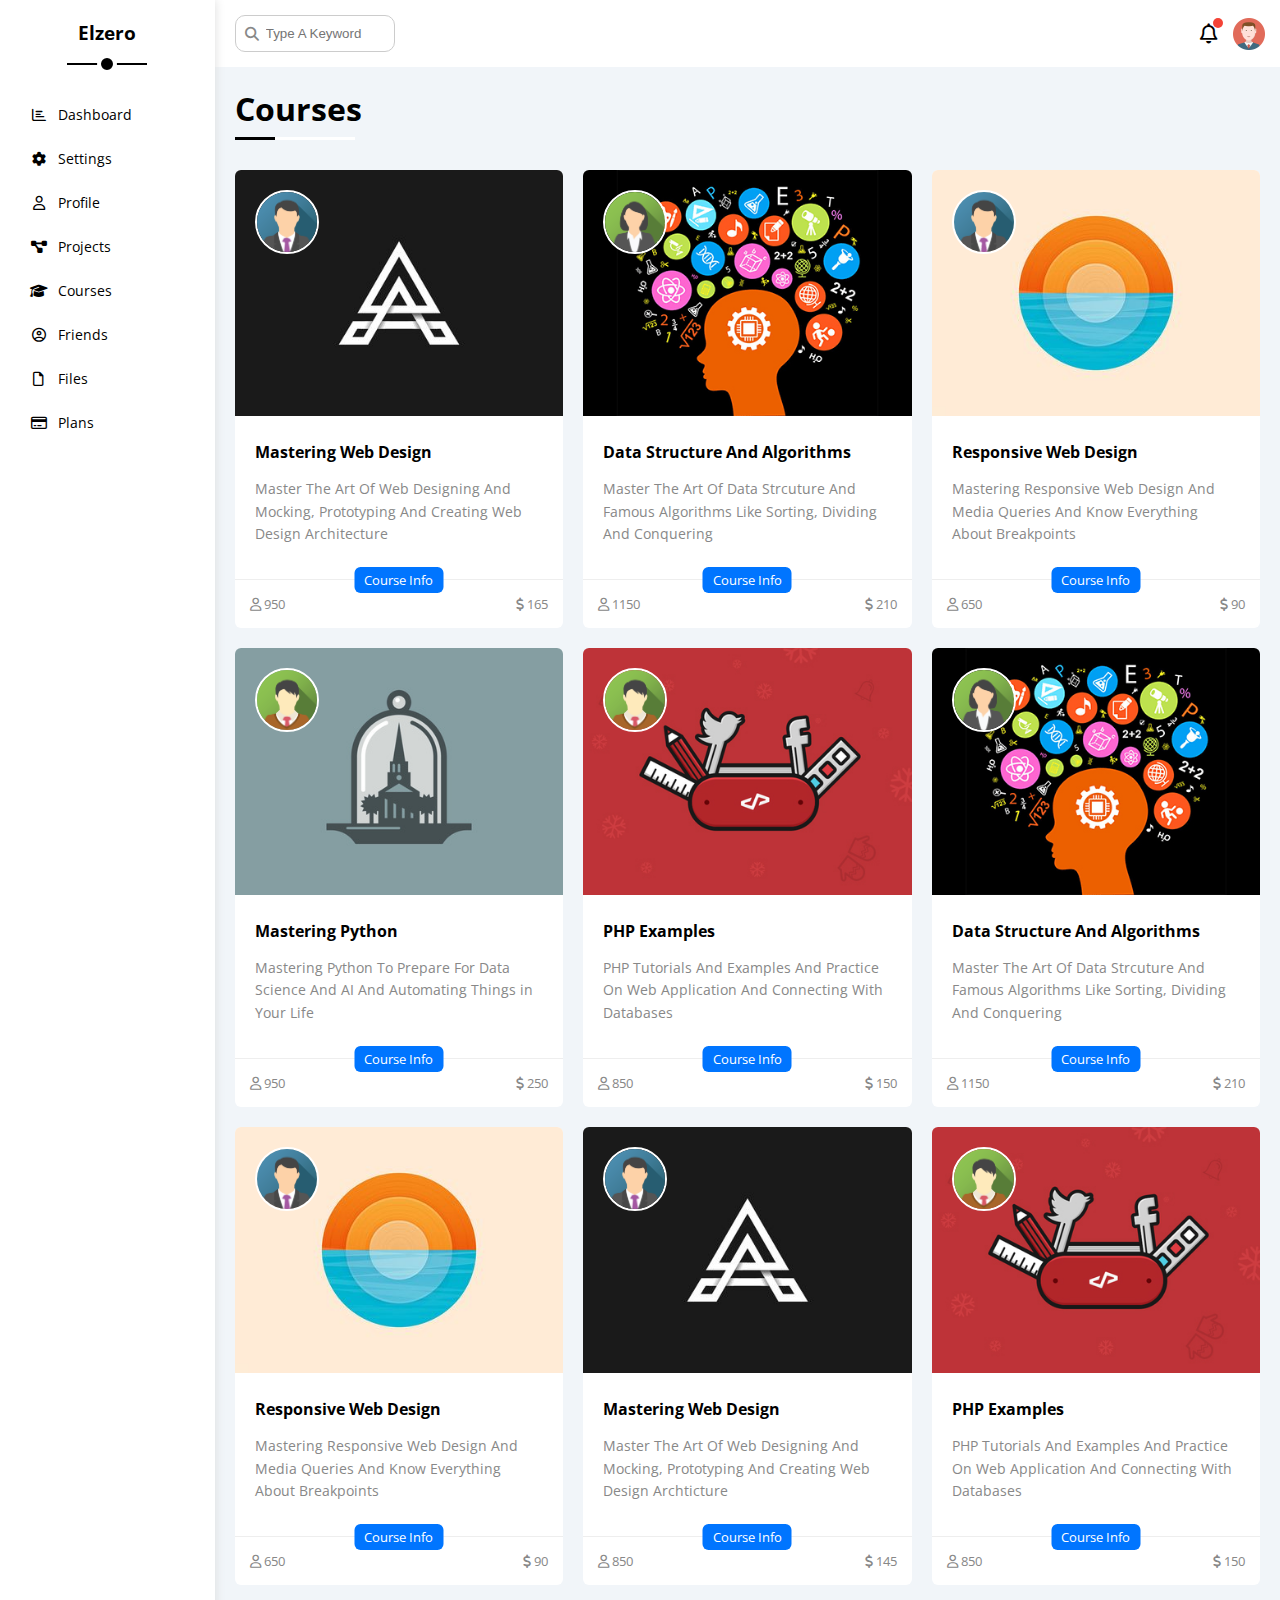
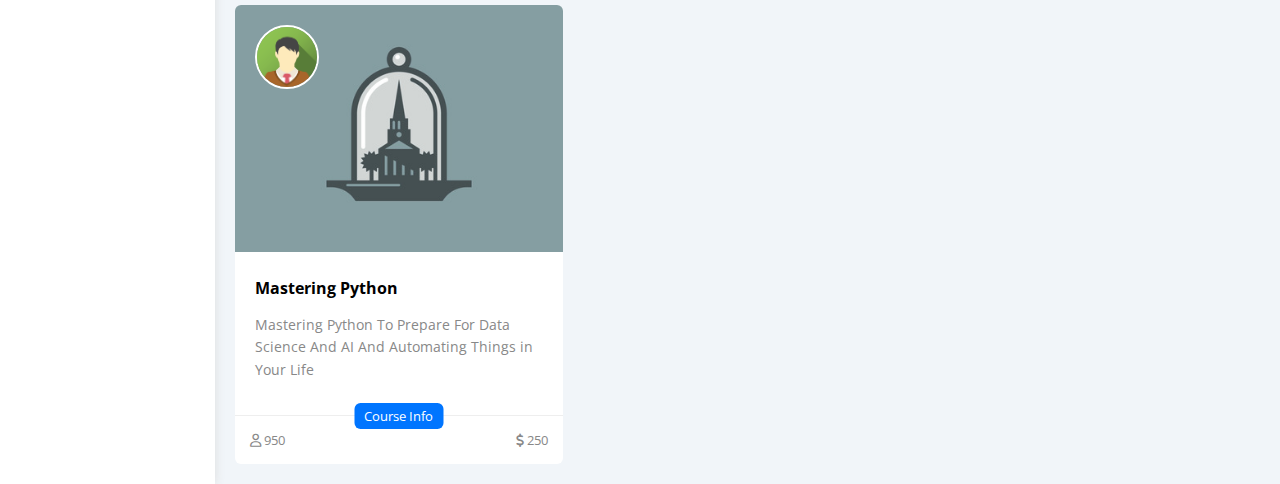
<file: courses.html>
<!DOCTYPE html>
<html lang="en">

<head>
    <meta charset="UTF-8">
    <meta http-equiv="X-UA-Compatible" content="IE=edge" />
    <meta name="viewport" content="width=device-width, initial-scale=1.0">
    <title>Courses</title>
    <link rel="stylesheet" href="css/all.min.css">
    <link rel="stylesheet" href="css/framework.css">
    <link rel="stylesheet" href="css/master.css">
    <!-- to make the css file override and specially with media d/ce this is essential -->
    <link rel="preconnect" href="https://fonts.googleapis.com" />
    <link rel="preconnect" href="https://fonts.gstatic.com" crossorigin />
    <link href="https://fonts.googleapis.com/css2?family=Open+Sans:wght@300;500&#038;display=swap" rel="stylesheet" />
</head>

<body>
    <div class="page d-flex">
        <div class="sidebar bg-white p-20 p-relative">
            <h3 class="p-relative txt-c mt-0">Elzero</h3>
            <ul>
                <li>
                    <!-- active cls is for the pg we are in now  -->
                    <a class="d-flex align-center fs-14 c-black rad-6 p-10" href="index.html">
                        <!-- fa-fw is a size we will give to each icon to make their size equal -->
                        <i class="fa-regular fa-chart-bar fa-fw"></i>
                        <span>Dashboard</span>
                    </a>
                </li>
                <li>
                    <a class="d-flex align-center fs-14 c-black rad-6 p-10" href="settings.html">
                        <i class="fa-solid fa-gear fa-fw"></i>
                        <span>Settings</span>
                    </a>
                </li>
                <li>
                    <a class="d-flex align-center fs-14 c-black rad-6 p-10" href="profile.html">
                        <i class="fa-regular fa-user fa-fw"></i>
                        <span>Profile</span>
                    </a>
                </li>
                <li>
                    <a class="d-flex align-center fs-14 c-black rad-6 p-10" href="projects.html">
                        <i class="fa-solid fa-diagram-project fa-fw"></i>
                        <span>Projects</span>
                    </a>
                </li>
                <li>
                    <a class="active d-flex align-center fs-14 c-black rad-6 p-10" href="courses.html">
                        <i class="fa-solid fa-graduation-cap fa-fw"></i>
                        <span>Courses</span>
                    </a>
                </li>
                <li>
                    <a class="d-flex align-center fs-14 c-black rad-6 p-10" href="friends.html">
                        <i class="fa-regular fa-circle-user fa-fw"></i>
                        <span>Friends</span>
                    </a>
                </li>
                <li>
                    <a class="d-flex align-center fs-14 c-black rad-6 p-10" href="files.html">
                        <i class="fa-regular fa-file fa-fw"></i>
                        <span>Files</span>
                    </a>
                </li>
                <li>
                    <a class="d-flex align-center fs-14 c-black rad-6 p-10" href="plans.html">
                        <i class="fa-regular fa-credit-card fa-fw"></i>
                        <span>Plans</span>
                    </a>
                </li>
            </ul>
        </div>
        <div class="content w-full">
            <!-- Start Head  -->
            <div class="head bg-white p-15 between-flex">
                <div class="search p-relative">
                    <input class="p-10 border-1 rad-10" type="search" placeholder="Type A Keyword">
                </div>
                <div class="icons d-flex align-center">
                    <span class="notification p-relative">
                        <i class="fa-regular fa-bell fa-lg"></i>
                    </span>
                    <img src="imgs/avatar.png" alt="">
                </div>
            </div>
            <!-- End Head  -->
            <h1 class="p-relative">Courses</h1>
            <div class="courses-page d-grid m-20 gap-20">
                <div class="course bg-white rad-6 p-relative">
                    <img class="cover" src="imgs/course-01.jpg" alt="" />
                    <img class="instructor" src="imgs/team-01.png" alt="" />
                    <div class="p-20">
                        <h4 class="m-0">Mastering Web Design</h4>
                        <p class="description c-grey mt-15 fs-14">
                            Master The Art Of Web Designing And Mocking, Prototyping And Creating Web Design
                            Architecture
                        </p>
                    </div>
                    <div class="info p-15 p-relative between-flex">
                        <span class="title bg-blue c-white btn-shape">Course Info</span>
                        <span class="c-grey">
                            <i class="fa-regular fa-user"></i>
                            950
                        </span>
                        <span class="c-grey">
                            <i class="fa-solid fa-dollar-sign"></i>
                            165
                        </span>
                    </div>
                </div>
                <div class="course bg-white rad-6 p-relative">
                    <img class="cover" src="imgs/course-02.jpg" alt="" />
                    <img class="instructor" src="imgs/team-02.png" alt="" />
                    <div class="p-20">
                        <h4 class="m-0">Data Structure And Algorithms</h4>
                        <p class="description c-grey mt-15 fs-14">
                            Master The Art Of Data Strcuture And Famous Algorithms Like Sorting, Dividing And Conquering
                        </p>
                    </div>
                    <div class="info p-15 p-relative between-flex">
                        <span class="title bg-blue c-white btn-shape">Course Info</span>
                        <span class="c-grey"> <i class="fa-regular fa-user"></i> 1150</span>
                        <span class="c-grey"><i class="fa-solid fa-dollar-sign"></i> 210</span>
                    </div>
                </div>
                <div class="course bg-white rad-6 p-relative">
                    <img class="cover" src="imgs/course-03.jpg" alt="" />
                    <img class="instructor" src="imgs/team-01.png" alt="" />
                    <div class="p-20">
                        <h4 class="m-0">Responsive Web Design</h4>
                        <p class="description c-grey mt-15 fs-14">
                            Mastering Responsive Web Design And Media Queries And Know Everything About Breakpoints
                        </p>
                    </div>
                    <div class="info p-15 p-relative between-flex">
                        <span class="title bg-blue c-white btn-shape">Course Info</span>
                        <span class="c-grey"> <i class="fa-regular fa-user"></i> 650</span>
                        <span class="c-grey"><i class="fa-solid fa-dollar-sign"></i> 90</span>
                    </div>
                </div>
                <div class="course bg-white rad-6 p-relative">
                    <img class="cover" src="imgs/course-04.jpg" alt="" />
                    <img class="instructor" src="imgs/team-03.png" alt="" />
                    <div class="p-20">
                        <h4 class="m-0">Mastering Python</h4>
                        <p class="description c-grey mt-15 fs-14">
                            Mastering Python To Prepare For Data Science And AI And Automating Things in Your Life
                        </p>
                    </div>
                    <div class="info p-15 p-relative between-flex">
                        <span class="title bg-blue c-white btn-shape">Course Info</span>
                        <span class="c-grey"> <i class="fa-regular fa-user"></i> 950</span>
                        <span class="c-grey"><i class="fa-solid fa-dollar-sign"></i> 250</span>
                    </div>
                </div>
                <div class="course bg-white rad-6 p-relative">
                    <img class="cover" src="imgs/course-05.jpg" alt="" />
                    <img class="instructor" src="imgs/team-03.png" alt="" />
                    <div class="p-20">
                        <h4 class="m-0">PHP Examples</h4>
                        <p class="description c-grey mt-15 fs-14">
                            PHP Tutorials And Examples And Practice On Web Application And Connecting With Databases
                        </p>
                    </div>
                    <div class="info p-15 p-relative between-flex">
                        <span class="title bg-blue c-white btn-shape">Course Info</span>
                        <span class="c-grey"> <i class="fa-regular fa-user"></i> 850</span>
                        <span class="c-grey"><i class="fa-solid fa-dollar-sign"></i> 150</span>
                    </div>
                </div>
                <div class="course bg-white rad-6 p-relative">
                    <img class="cover" src="imgs/course-02.jpg" alt="" />
                    <img class="instructor" src="imgs/team-02.png" alt="" />
                    <div class="p-20">
                        <h4 class="m-0">Data Structure And Algorithms</h4>
                        <p class="description c-grey mt-15 fs-14">
                            Master The Art Of Data Strcuture And Famous Algorithms Like Sorting, Dividing And Conquering
                        </p>
                    </div>
                    <div class="info p-15 p-relative between-flex">
                        <span class="title bg-blue c-white btn-shape">Course Info</span>
                        <span class="c-grey"> <i class="fa-regular fa-user"></i> 1150</span>
                        <span class="c-grey"><i class="fa-solid fa-dollar-sign"></i> 210</span>
                    </div>
                </div>
                <div class="course bg-white rad-6 p-relative">
                    <img class="cover" src="imgs/course-03.jpg" alt="" />
                    <img class="instructor" src="imgs/team-01.png" alt="" />
                    <div class="p-20">
                        <h4 class="m-0">Responsive Web Design</h4>
                        <p class="description c-grey mt-15 fs-14">
                            Mastering Responsive Web Design And Media Queries And Know Everything About Breakpoints
                        </p>
                    </div>
                    <div class="info p-15 p-relative between-flex">
                        <span class="title bg-blue c-white btn-shape">Course Info</span>
                        <span class="c-grey"> <i class="fa-regular fa-user"></i> 650</span>
                        <span class="c-grey"><i class="fa-solid fa-dollar-sign"></i> 90</span>
                    </div>
                </div>
                <div class="course bg-white rad-6 p-relative">
                    <img class="cover" src="imgs/course-01.jpg" alt="" />
                    <img class="instructor" src="imgs/team-01.png" alt="" />
                    <div class="p-20">
                        <h4 class="m-0">Mastering Web Design</h4>
                        <p class="description c-grey mt-15 fs-14">
                            Master The Art Of Web Designing And Mocking, Prototyping And Creating Web Design Archticture
                        </p>
                    </div>
                    <div class="info p-15 p-relative between-flex">
                        <span class="title bg-blue c-white btn-shape">Course Info</span>
                        <span class="c-grey"> <i class="fa-regular fa-user"></i> 850</span>
                        <span class="c-grey"><i class="fa-solid fa-dollar-sign"></i> 145</span>
                    </div>
                </div>
                <div class="course bg-white rad-6 p-relative">
                    <img class="cover" src="imgs/course-05.jpg" alt="" />
                    <img class="instructor" src="imgs/team-03.png" alt="" />
                    <div class="p-20">
                        <h4 class="m-0">PHP Examples</h4>
                        <p class="description c-grey mt-15 fs-14">
                            PHP Tutorials And Examples And Practice On Web Application And Connecting With Databases
                        </p>
                    </div>
                    <div class="info p-15 p-relative between-flex">
                        <span class="title bg-blue c-white btn-shape">Course Info</span>
                        <span class="c-grey"> <i class="fa-regular fa-user"></i> 850</span>
                        <span class="c-grey"><i class="fa-solid fa-dollar-sign"></i> 150</span>
                    </div>
                </div>
                <div class="course bg-white rad-6 p-relative">
                    <img class="cover" src="imgs/course-04.jpg" alt="" />
                    <img class="instructor" src="imgs/team-03.png" alt="" />
                    <div class="p-20">
                        <h4 class="m-0">Mastering Python</h4>
                        <p class="description c-grey mt-15 fs-14">
                            Mastering Python To Prepare For Data Science And AI And Automating Things in Your Life
                        </p>
                    </div>
                    <div class="info p-15 p-relative between-flex">
                        <span class="title bg-blue c-white btn-shape">Course Info</span>
                        <span class="c-grey"> <i class="fa-regular fa-user"></i> 950</span>
                        <span class="c-grey"><i class="fa-solid fa-dollar-sign"></i> 250</span>
                    </div>
                </div>
            </div>
        </div>
    </div>
</body>

</html>
</file>
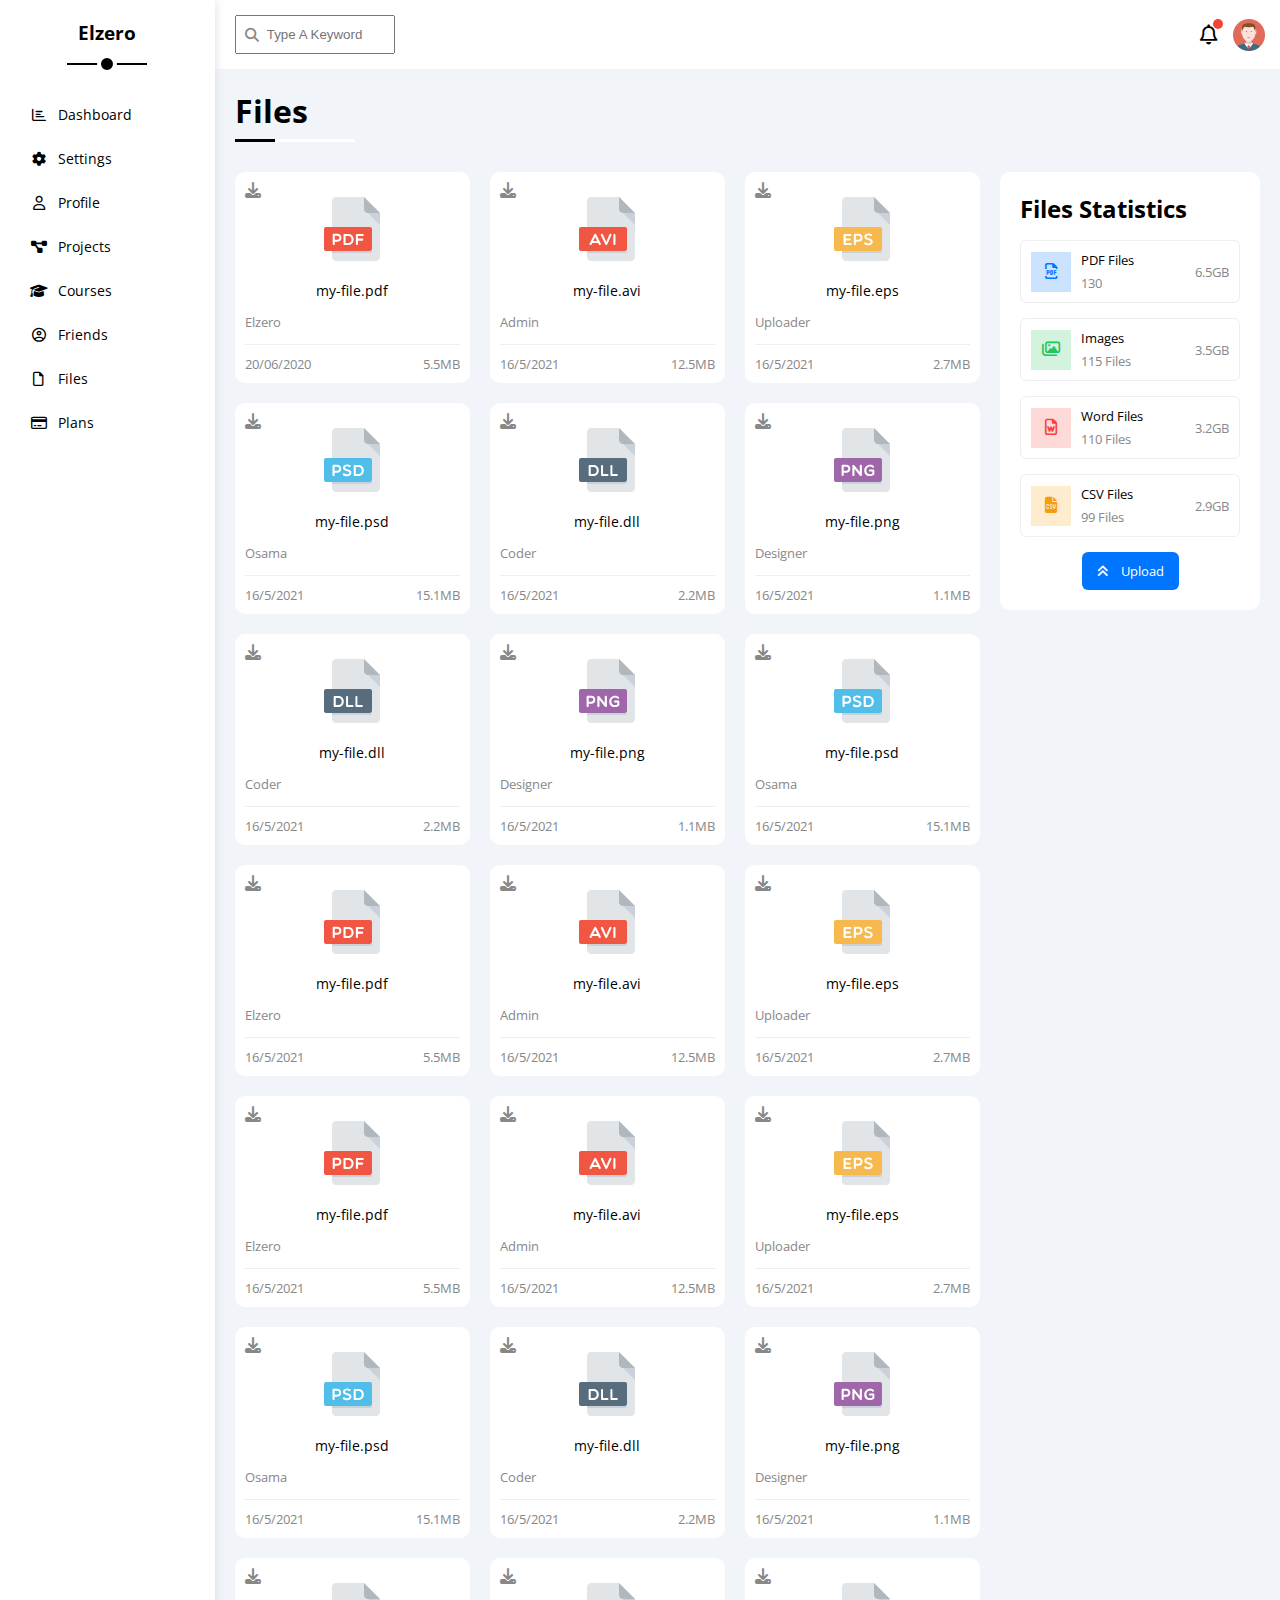
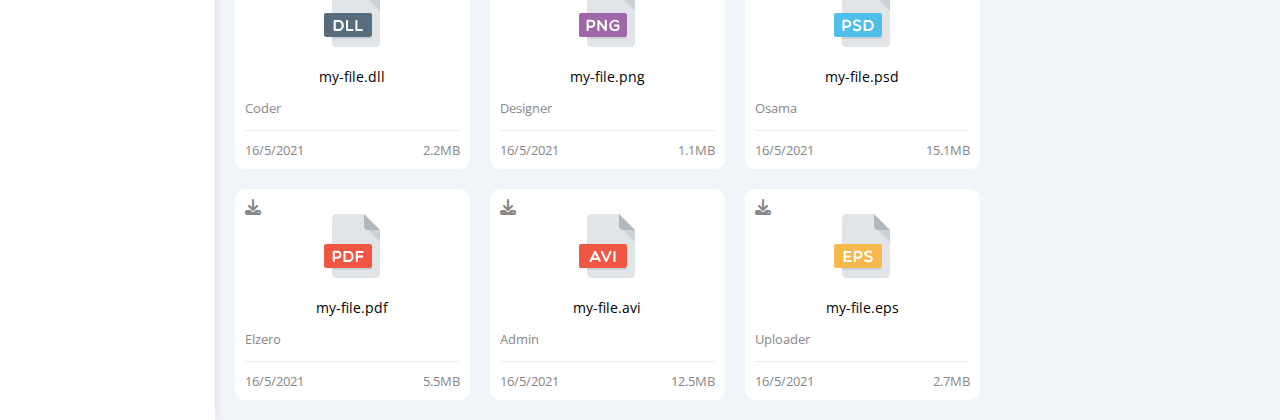
<file: files.html>
<!DOCTYPE html>
<html lang="en">

<head>
    <meta charset="UTF-8" />
    <meta http-equiv="X-UA-Compatible" content="IE=edge" />
    <meta name="viewport" content="width=device-width, initial-scale=1.0" />
    <title>Files</title>
    <link rel="stylesheet" href="css/all.min.css" />
    <link rel="stylesheet" href="css/framework.css" />
    <link rel="stylesheet" href="css/master.css" />
    <link rel="preconnect" href="https://fonts.googleapis.com" />
    <link rel="preconnect" href="https://fonts.gstatic.com" crossorigin />
    <link href="https://fonts.googleapis.com/css2?family=Open+Sans:wght@300;500&display=swap" rel="stylesheet" />
</head>

<body>
    <div class="page d-flex">
        <div class="sidebar bg-white p-20 p-relative">
            <h3 class="p-relative txt-c mt-0">Elzero</h3>
            <ul>
                <li>
                    <a class="d-flex align-center fs-14 c-black rad-6 p-10" href="index.html">
                        <i class="fa-regular fa-chart-bar fa-fw"></i>
                        <span>Dashboard</span>
                    </a>
                </li>
                <li>
                    <a class="d-flex align-center fs-14 c-black rad-6 p-10" href="settings.html">
                        <i class="fa-solid fa-gear fa-fw"></i>
                        <span>Settings</span>
                    </a>
                </li>
                <li>
                    <a class="d-flex align-center fs-14 c-black rad-6 p-10" href="profile.html">
                        <i class="fa-regular fa-user fa-fw"></i>
                        <span>Profile</span>
                    </a>
                </li>
                <li>
                    <a class="d-flex align-center fs-14 c-black rad-6 p-10" href="projects.html">
                        <i class="fa-solid fa-diagram-project fa-fw"></i>
                        <span>Projects</span>
                    </a>
                </li>
                <li>
                    <a class="d-flex align-center fs-14 c-black rad-6 p-10" href="courses.html">
                        <i class="fa-solid fa-graduation-cap fa-fw"></i>
                        <span>Courses</span>
                    </a>
                </li>
                <li>
                    <a class="d-flex align-center fs-14 c-black rad-6 p-10" href="friends.html">
                        <i class="fa-regular fa-circle-user fa-fw"></i>
                        <span>Friends</span>
                    </a>
                </li>
                <li>
                    <a class="active d-flex align-center fs-14 c-black rad-6 p-10" href="files.html">
                        <i class="fa-regular fa-file fa-fw"></i>
                        <span>Files</span>
                    </a>
                </li>
                <li>
                    <a class="d-flex align-center fs-14 c-black rad-6 p-10" href="plans.html">
                        <i class="fa-regular fa-credit-card fa-fw"></i>
                        <span>Plans</span>
                    </a>
                </li>
            </ul>
        </div>
        <div class="content w-full">
            <!-- Start Head -->
            <div class="head bg-white p-15 between-flex">
                <div class="search p-relative">
                    <input class="p-10" type="search" placeholder="Type A Keyword" />
                </div>
                <div class="icons d-flex align-center">
                    <span class="notification p-relative">
                        <i class="fa-regular fa-bell fa-lg"></i>
                    </span>
                    <img src="imgs/avatar.png" alt="" />
                </div>
            </div>
            <!-- End Head -->
            <h1 class="p-relative">Files</h1>
            <div class="files-page d-flex m-20 gap-20">
                <div class="files-stats p-20 bg-white rad-10">
                    <h2 class="mt-0 mb-15 txt-c-mobile">Files Statistics</h2>
                    <div class="d-flex align-center border-eee p-10 rad-6 mb-15 fs-13">
                        <i class="fa-regular fa-file-pdf fa-lg blue center-flex c-blue icon"></i>
                        <div class="info">
                            <span>PDF Files</span>
                            <span class="c-grey d-block mt-5">130</span>
                        </div>
                        <div class="size c-grey">6.5GB</div>
                    </div>
                    <div class="d-flex align-center border-eee p-10 rad-6 mb-15 fs-13">
                        <i class="fa-regular fa-images fa-lg green center-flex c-green icon"></i>
                        <div class="info">
                            <span>Images</span>
                            <span class="c-grey d-block mt-5">115 Files</span>
                        </div>
                        <div class="size c-grey">3.5GB</div>
                    </div>
                    <div class="d-flex align-center border-eee p-10 rad-6 mb-15 fs-13">
                        <i class="fa-regular fa-file-word fa-lg red center-flex c-red icon"></i>
                        <div class="info">
                            <span>Word Files</span>
                            <span class="c-grey d-block mt-5">110 Files</span>
                        </div>
                        <div class="size c-grey">3.2GB</div>
                    </div>
                    <div class="d-flex align-center border-eee p-10 rad-6 fs-13">
                        <i class="fa-solid fa-file-csv fa-lg orange center-flex c-orange icon"></i>
                        <div class="info">
                            <span>CSV Files</span>
                            <span class="c-grey d-block mt-5">99 Files</span>
                        </div>
                        <div class="size c-grey">2.9GB</div>
                    </div>
                    <a class="upload bg-blue c-white fs-13 rad-6 d-block w-fit" href="#">
                        <i class="fa-solid fa-angles-up mr-10"></i>
                        Upload
                    </a>
                </div>
                <div class="files-content d-grid gap-20">
                    <div class="file bg-white p-10 rad-10">
                        <i class="fa-solid fa-download c-grey p-absolute"></i>
                        <div class="icon txt-c">
                            <img class="mt-15 mb-15" src="imgs/pdf.svg" alt="" />
                        </div>
                        <div class="txt-c mb-10 fs-14">my-file.pdf</div>
                        <p class="c-grey fs-13">Elzero</p>
                        <div class="info between-flex mt-10 pt-10 fs-13 c-grey">
                            <span>20/06/2020</span>
                            <span>5.5MB</span>
                        </div>
                    </div>
                    <div class="file bg-white p-10 rad-10">
                        <i class="fa-solid fa-download c-grey p-absolute"></i>
                        <div class="icon txt-c">
                            <img class="mt-15 mb-15" src="imgs/avi.svg" alt="" />
                        </div>
                        <div class="txt-c mb-10 fs-14">my-file.avi</div>
                        <p class="c-grey fs-13">Admin</p>
                        <div class="info between-flex mt-10 pt-10 fs-13 c-grey">
                            <span>16/5/2021</span>
                            <span>12.5MB</span>
                        </div>
                    </div>
                    <div class="file bg-white p-10 rad-10">
                        <i class="fa-solid fa-download c-grey p-absolute"></i>
                        <div class="icon txt-c">
                            <img class="mt-15 mb-15" src="imgs/eps.svg" alt="" />
                        </div>
                        <div class="txt-c mb-10 fs-14">my-file.eps</div>
                        <p class="c-grey fs-13">Uploader</p>
                        <div class="info between-flex mt-10 pt-10 fs-13 c-grey">
                            <span>16/5/2021</span>
                            <span>2.7MB</span>
                        </div>
                    </div>
                    <div class="file bg-white p-10 rad-10">
                        <i class="fa-solid fa-download c-grey p-absolute"></i>
                        <div class="icon txt-c">
                            <img class="mt-15 mb-15" src="imgs/psd.svg" alt="" />
                        </div>
                        <div class="txt-c mb-10 fs-14">my-file.psd</div>
                        <p class="c-grey fs-13">Osama</p>
                        <div class="info between-flex mt-10 pt-10 fs-13 c-grey">
                            <span>16/5/2021</span>
                            <span>15.1MB</span>
                        </div>
                    </div>
                    <div class="file bg-white p-10 rad-10">
                        <i class="fa-solid fa-download c-grey p-absolute"></i>
                        <div class="icon txt-c">
                            <img class="mt-15 mb-15" src="imgs/dll.svg" alt="" />
                        </div>
                        <div class="txt-c mb-10 fs-14">my-file.dll</div>
                        <p class="c-grey fs-13">Coder</p>
                        <div class="info between-flex mt-10 pt-10 fs-13 c-grey">
                            <span>16/5/2021</span>
                            <span>2.2MB</span>
                        </div>
                    </div>
                    <div class="file bg-white p-10 rad-10">
                        <i class="fa-solid fa-download c-grey p-absolute"></i>
                        <div class="icon txt-c">
                            <img class="mt-15 mb-15" src="imgs/png.svg" alt="" />
                        </div>
                        <div class="txt-c mb-10 fs-14">my-file.png</div>
                        <p class="c-grey fs-13">Designer</p>
                        <div class="info between-flex mt-10 pt-10 fs-13 c-grey">
                            <span>16/5/2021</span>
                            <span>1.1MB</span>
                        </div>
                    </div>
                    <div class="file bg-white p-10 rad-10">
                        <i class="fa-solid fa-download c-grey p-absolute"></i>
                        <div class="icon txt-c">
                            <img class="mt-15 mb-15" src="imgs/dll.svg" alt="" />
                        </div>
                        <div class="txt-c mb-10 fs-14">my-file.dll</div>
                        <p class="c-grey fs-13">Coder</p>
                        <div class="info between-flex mt-10 pt-10 fs-13 c-grey">
                            <span>16/5/2021</span>
                            <span>2.2MB</span>
                        </div>
                    </div>
                    <div class="file bg-white p-10 rad-10">
                        <i class="fa-solid fa-download c-grey p-absolute"></i>
                        <div class="icon txt-c">
                            <img class="mt-15 mb-15" src="imgs/png.svg" alt="" />
                        </div>
                        <div class="txt-c mb-10 fs-14">my-file.png</div>
                        <p class="c-grey fs-13">Designer</p>
                        <div class="info between-flex mt-10 pt-10 fs-13 c-grey">
                            <span>16/5/2021</span>
                            <span>1.1MB</span>
                        </div>
                    </div>
                    <div class="file bg-white p-10 rad-10">
                        <i class="fa-solid fa-download c-grey p-absolute"></i>
                        <div class="icon txt-c">
                            <img class="mt-15 mb-15" src="imgs/psd.svg" alt="" />
                        </div>
                        <div class="txt-c mb-10 fs-14">my-file.psd</div>
                        <p class="c-grey fs-13">Osama</p>
                        <div class="info between-flex mt-10 pt-10 fs-13 c-grey">
                            <span>16/5/2021</span>
                            <span>15.1MB</span>
                        </div>
                    </div>
                    <div class="file bg-white p-10 rad-10">
                        <i class="fa-solid fa-download c-grey p-absolute"></i>
                        <div class="icon txt-c">
                            <img class="mt-15 mb-15" src="imgs/pdf.svg" alt="" />
                        </div>
                        <div class="txt-c mb-10 fs-14">my-file.pdf</div>
                        <p class="c-grey fs-13">Elzero</p>
                        <div class="info between-flex mt-10 pt-10 fs-13 c-grey">
                            <span>16/5/2021</span>
                            <span>5.5MB</span>
                        </div>
                    </div>
                    <div class="file bg-white p-10 rad-10">
                        <i class="fa-solid fa-download c-grey p-absolute"></i>
                        <div class="icon txt-c">
                            <img class="mt-15 mb-15" src="imgs/avi.svg" alt="" />
                        </div>
                        <div class="txt-c mb-10 fs-14">my-file.avi</div>
                        <p class="c-grey fs-13">Admin</p>
                        <div class="info between-flex mt-10 pt-10 fs-13 c-grey">
                            <span>16/5/2021</span>
                            <span>12.5MB</span>
                        </div>
                    </div>
                    <div class="file bg-white p-10 rad-10">
                        <i class="fa-solid fa-download c-grey p-absolute"></i>
                        <div class="icon txt-c">
                            <img class="mt-15 mb-15" src="imgs/eps.svg" alt="" />
                        </div>
                        <div class="txt-c mb-10 fs-14">my-file.eps</div>
                        <p class="c-grey fs-13">Uploader</p>
                        <div class="info between-flex mt-10 pt-10 fs-13 c-grey">
                            <span>16/5/2021</span>
                            <span>2.7MB</span>
                        </div>
                    </div>
                    <div class="file bg-white p-10 rad-10">
                        <i class="fa-solid fa-download c-grey p-absolute"></i>
                        <div class="icon txt-c">
                            <img class="mt-15 mb-15" src="imgs/pdf.svg" alt="" />
                        </div>
                        <div class="txt-c mb-10 fs-14">my-file.pdf</div>
                        <p class="c-grey fs-13">Elzero</p>
                        <div class="info between-flex mt-10 pt-10 fs-13 c-grey">
                            <span>16/5/2021</span>
                            <span>5.5MB</span>
                        </div>
                    </div>
                    <div class="file bg-white p-10 rad-10">
                        <i class="fa-solid fa-download c-grey p-absolute"></i>
                        <div class="icon txt-c">
                            <img class="mt-15 mb-15" src="imgs/avi.svg" alt="" />
                        </div>
                        <div class="txt-c mb-10 fs-14">my-file.avi</div>
                        <p class="c-grey fs-13">Admin</p>
                        <div class="info between-flex mt-10 pt-10 fs-13 c-grey">
                            <span>16/5/2021</span>
                            <span>12.5MB</span>
                        </div>
                    </div>
                    <div class="file bg-white p-10 rad-10">
                        <i class="fa-solid fa-download c-grey p-absolute"></i>
                        <div class="icon txt-c">
                            <img class="mt-15 mb-15" src="imgs/eps.svg" alt="" />
                        </div>
                        <div class="txt-c mb-10 fs-14">my-file.eps</div>
                        <p class="c-grey fs-13">Uploader</p>
                        <div class="info between-flex mt-10 pt-10 fs-13 c-grey">
                            <span>16/5/2021</span>
                            <span>2.7MB</span>
                        </div>
                    </div>
                    <div class="file bg-white p-10 rad-10">
                        <i class="fa-solid fa-download c-grey p-absolute"></i>
                        <div class="icon txt-c">
                            <img class="mt-15 mb-15" src="imgs/psd.svg" alt="" />
                        </div>
                        <div class="txt-c mb-10 fs-14">my-file.psd</div>
                        <p class="c-grey fs-13">Osama</p>
                        <div class="info between-flex mt-10 pt-10 fs-13 c-grey">
                            <span>16/5/2021</span>
                            <span>15.1MB</span>
                        </div>
                    </div>
                    <div class="file bg-white p-10 rad-10">
                        <i class="fa-solid fa-download c-grey p-absolute"></i>
                        <div class="icon txt-c">
                            <img class="mt-15 mb-15" src="imgs/dll.svg" alt="" />
                        </div>
                        <div class="txt-c mb-10 fs-14">my-file.dll</div>
                        <p class="c-grey fs-13">Coder</p>
                        <div class="info between-flex mt-10 pt-10 fs-13 c-grey">
                            <span>16/5/2021</span>
                            <span>2.2MB</span>
                        </div>
                    </div>
                    <div class="file bg-white p-10 rad-10">
                        <i class="fa-solid fa-download c-grey p-absolute"></i>
                        <div class="icon txt-c">
                            <img class="mt-15 mb-15" src="imgs/png.svg" alt="" />
                        </div>
                        <div class="txt-c mb-10 fs-14">my-file.png</div>
                        <p class="c-grey fs-13">Designer</p>
                        <div class="info between-flex mt-10 pt-10 fs-13 c-grey">
                            <span>16/5/2021</span>
                            <span>1.1MB</span>
                        </div>
                    </div>
                    <div class="file bg-white p-10 rad-10">
                        <i class="fa-solid fa-download c-grey p-absolute"></i>
                        <div class="icon txt-c">
                            <img class="mt-15 mb-15" src="imgs/dll.svg" alt="" />
                        </div>
                        <div class="txt-c mb-10 fs-14">my-file.dll</div>
                        <p class="c-grey fs-13">Coder</p>
                        <div class="info between-flex mt-10 pt-10 fs-13 c-grey">
                            <span>16/5/2021</span>
                            <span>2.2MB</span>
                        </div>
                    </div>
                    <div class="file bg-white p-10 rad-10">
                        <i class="fa-solid fa-download c-grey p-absolute"></i>
                        <div class="icon txt-c">
                            <img class="mt-15 mb-15" src="imgs/png.svg" alt="" />
                        </div>
                        <div class="txt-c mb-10 fs-14">my-file.png</div>
                        <p class="c-grey fs-13">Designer</p>
                        <div class="info between-flex mt-10 pt-10 fs-13 c-grey">
                            <span>16/5/2021</span>
                            <span>1.1MB</span>
                        </div>
                    </div>
                    <div class="file bg-white p-10 rad-10">
                        <i class="fa-solid fa-download c-grey p-absolute"></i>
                        <div class="icon txt-c">
                            <img class="mt-15 mb-15" src="imgs/psd.svg" alt="" />
                        </div>
                        <div class="txt-c mb-10 fs-14">my-file.psd</div>
                        <p class="c-grey fs-13">Osama</p>
                        <div class="info between-flex mt-10 pt-10 fs-13 c-grey">
                            <span>16/5/2021</span>
                            <span>15.1MB</span>
                        </div>
                    </div>
                    <div class="file bg-white p-10 rad-10">
                        <i class="fa-solid fa-download c-grey p-absolute"></i>
                        <div class="icon txt-c">
                            <img class="mt-15 mb-15" src="imgs/pdf.svg" alt="" />
                        </div>
                        <div class="txt-c mb-10 fs-14">my-file.pdf</div>
                        <p class="c-grey fs-13">Elzero</p>
                        <div class="info between-flex mt-10 pt-10 fs-13 c-grey">
                            <span>16/5/2021</span>
                            <span>5.5MB</span>
                        </div>
                    </div>
                    <div class="file bg-white p-10 rad-10">
                        <i class="fa-solid fa-download c-grey p-absolute"></i>
                        <div class="icon txt-c">
                            <img class="mt-15 mb-15" src="imgs/avi.svg" alt="" />
                        </div>
                        <div class="txt-c mb-10 fs-14">my-file.avi</div>
                        <p class="c-grey fs-13">Admin</p>
                        <div class="info between-flex mt-10 pt-10 fs-13 c-grey">
                            <span>16/5/2021</span>
                            <span>12.5MB</span>
                        </div>
                    </div>
                    <div class="file bg-white p-10 rad-10">
                        <i class="fa-solid fa-download c-grey p-absolute"></i>
                        <div class="icon txt-c">
                            <img class="mt-15 mb-15" src="imgs/eps.svg" alt="" />
                        </div>
                        <div class="txt-c mb-10 fs-14">my-file.eps</div>
                        <p class="c-grey fs-13">Uploader</p>
                        <div class="info between-flex mt-10 pt-10 fs-13 c-grey">
                            <span>16/5/2021</span>
                            <span>2.7MB</span>
                        </div>
                    </div>
                </div>
            </div>
        </div>
    </div>
</body>

</html>
</file>
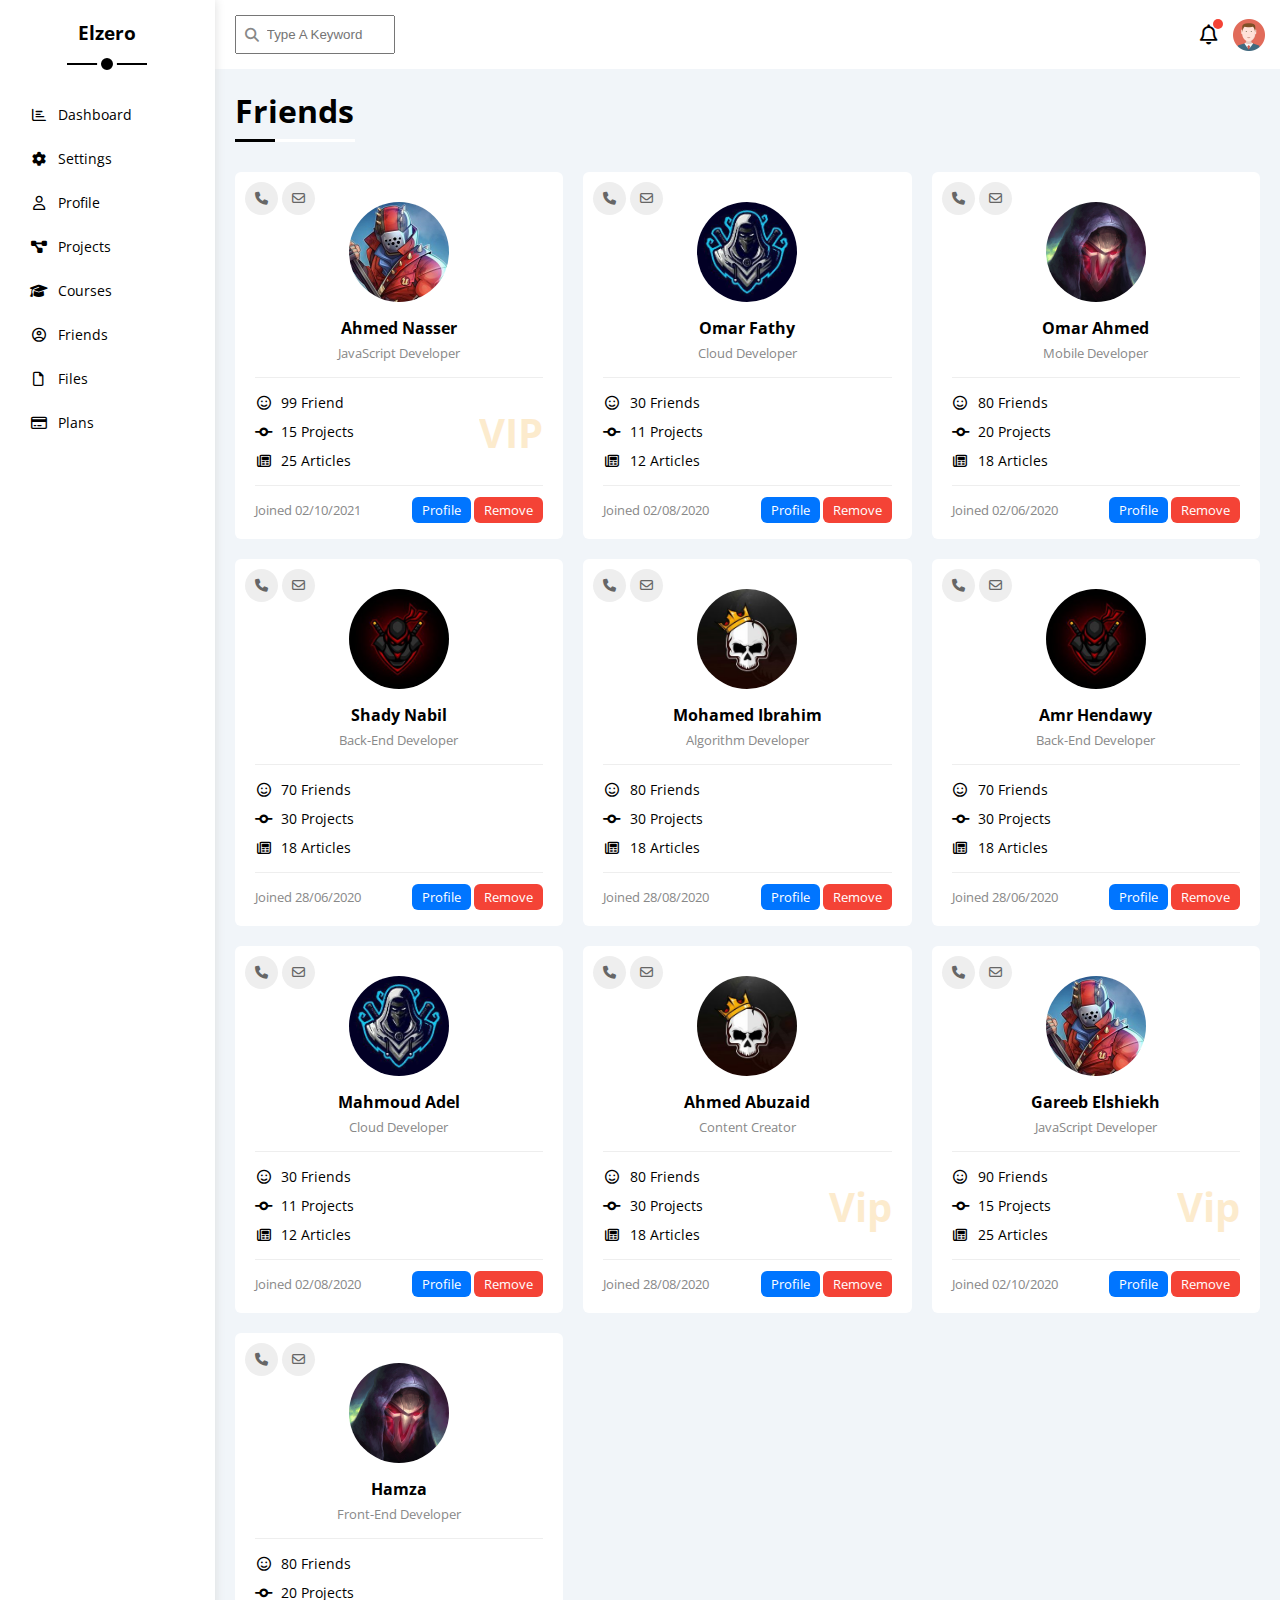
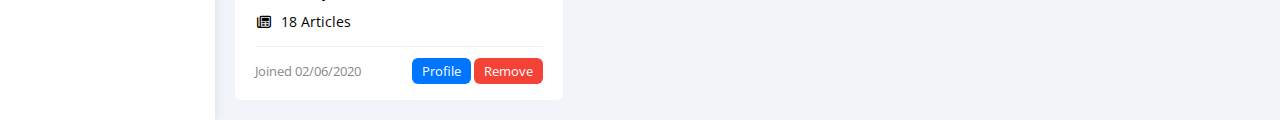
<file: friends.html>
<!DOCTYPE html>
<html lang="en">

<head>
    <meta charset="UTF-8" />
    <meta http-equiv="X-UA-Compatible" content="IE=edge" />
    <meta name="viewport" content="width=device-width, initial-scale=1.0" />
    <title>Friends</title>
    <link rel="stylesheet" href="css/all.min.css" />
    <link rel="stylesheet" href="css/framework.css" />
    <link rel="stylesheet" href="css/master.css" />
    <link rel="preconnect" href="https://fonts.googleapis.com" />
    <link rel="preconnect" href="https://fonts.gstatic.com" crossorigin />
    <link href="https://fonts.googleapis.com/css2?family=Open+Sans:wght@300;500&display=swap" rel="stylesheet" />
</head>

<body>
    <div class="page d-flex">
        <div class="sidebar bg-white p-20 p-relative">
            <h3 class="p-relative txt-c mt-0">Elzero</h3>
            <ul>
                <li>
                    <a class="d-flex align-center fs-14 c-black rad-6 p-10" href="index.html">
                        <i class="fa-regular fa-chart-bar fa-fw"></i>
                        <span>Dashboard</span>
                    </a>
                </li>
                <li>
                    <a class="d-flex align-center fs-14 c-black rad-6 p-10" href="settings.html">
                        <i class="fa-solid fa-gear fa-fw"></i>
                        <span>Settings</span>
                    </a>
                </li>
                <li>
                    <a class="d-flex align-center fs-14 c-black rad-6 p-10" href="profile.html">
                        <i class="fa-regular fa-user fa-fw"></i>
                        <span>Profile</span>
                    </a>
                </li>
                <li>
                    <a class="d-flex align-center fs-14 c-black rad-6 p-10" href="projects.html">
                        <i class="fa-solid fa-diagram-project fa-fw"></i>
                        <span>Projects</span>
                    </a>
                </li>
                <li>
                    <a class="d-flex align-center fs-14 c-black rad-6 p-10" href="courses.html">
                        <i class="fa-solid fa-graduation-cap fa-fw"></i>
                        <span>Courses</span>
                    </a>
                </li>
                <li>
                    <a class="active d-flex align-center fs-14 c-black rad-6 p-10" href="friends.html">
                        <i class="fa-regular fa-circle-user fa-fw"></i>
                        <span>Friends</span>
                    </a>
                </li>
                <li>
                    <a class="d-flex align-center fs-14 c-black rad-6 p-10" href="files.html">
                        <i class="fa-regular fa-file fa-fw"></i>
                        <span>Files</span>
                    </a>
                </li>
                <li>
                    <a class="d-flex align-center fs-14 c-black rad-6 p-10" href="plans.html">
                        <i class="fa-regular fa-credit-card fa-fw"></i>
                        <span>Plans</span>
                    </a>
                </li>
            </ul>
        </div>
        <div class="content w-full">
            <!-- Start Head -->
            <div class="head bg-white p-15 between-flex">
                <div class="search p-relative">
                    <input class="p-10" type="search" placeholder="Type A Keyword" />
                </div>
                <div class="icons d-flex align-center">
                    <span class="notification p-relative">
                        <i class="fa-regular fa-bell fa-lg"></i>
                    </span>
                    <img src="imgs/avatar.png" alt="" />
                </div>
            </div>
            <!-- End Head -->
            <h1 class="p-relative">Friends</h1>
            <div class="friends-page d-grid m-20 gap-20">
                <div class="friend bg-white rad-6 p-20 p-relative">
                    <div class="contact">
                        <i class="fa-solid fa-phone"></i>
                        <i class="fa-regular fa-envelope"></i>
                    </div>
                    <div class="txt-c">
                        <img class="rad-half mt-10 mb-10 w-100 h-100" src="imgs/friend-01.jpg" alt="" />
                        <h4 class="m-0">Ahmed Nasser</h4>
                        <p class="c-grey fs-13 mt-5 mb-0">JavaScript Developer</p>
                    </div>
                    <div class="icons fs-14 p-relative">
                        <div class="mb-10">
                            <i class="fa-regular fa-face-smile fa-fw"></i>
                            <span>99 Friend</span>
                        </div>
                        <div class="mb-10">
                            <i class="fa-solid fa-code-commit fa-fw"></i>
                            <span>15 Projects</span>
                        </div>
                        <div>
                            <i class="fa-regular fa-newspaper fa-fw"></i>
                            <span>25 Articles</span>
                        </div>
                        <span class="vip fw-bold c-orange">VIP</span>
                    </div>
                    <div class="info between-flex fs-13">
                        <span class="c-grey">Joined 02/10/2021</span>
                        <div>
                            <a class="bg-blue c-white btn-shape" href="profile.html">Profile</a>
                            <a class="bg-red c-white btn-shape" href="#">Remove</a>
                        </div>
                    </div>
                </div>
                <div class="friend bg-white rad-6 p-20 p-relative">
                    <div class="contact">
                        <i class="fa-solid fa-phone"></i>
                        <i class="fa-regular fa-envelope"></i>
                    </div>
                    <div class="txt-c">
                        <img class="rad-half mt-10 mb-10 w-100 h-100" src="imgs/friend-02.jpg" alt="" />
                        <h4 class="m-0">Omar Fathy</h4>
                        <p class="c-grey fs-13 mt-5 mb-0">Cloud Developer</p>
                    </div>
                    <div class="icons fs-14 p-relative">
                        <div class="mb-10">
                            <i class="fa-regular fa-face-smile fa-fw"></i>
                            <span>30 Friends</span>
                        </div>
                        <div class="mb-10">
                            <i class="fa-solid fa-code-commit fa-fw"></i>
                            <span>11 Projects</span>
                        </div>
                        <div>
                            <i class="fa-regular fa-newspaper fa-fw"></i>
                            <span>12 Articles</span>
                        </div>
                    </div>
                    <div class="info between-flex fs-13">
                        <span class="c-grey">Joined 02/08/2020</span>
                        <div>
                            <a class="bg-blue c-white btn-shape" href="profile.html">Profile</a>
                            <a class="bg-red c-white btn-shape" href="">Remove</a>
                        </div>
                    </div>
                </div>
                <div class="friend bg-white rad-6 p-20 p-relative">
                    <div class="contact">
                        <i class="fa-solid fa-phone"></i>
                        <i class="fa-regular fa-envelope"></i>
                    </div>
                    <div class="txt-c">
                        <img class="rad-half mt-10 mb-10 w-100 h-100" src="imgs/friend-03.jpg" alt="" />
                        <h4 class="m-0">Omar Ahmed</h4>
                        <p class="c-grey fs-13 mt-5 mb-0">Mobile Developer</p>
                    </div>
                    <div class="icons fs-14 p-relative">
                        <div class="mb-10">
                            <i class="fa-regular fa-face-smile fa-fw"></i>
                            <span>80 Friends</span>
                        </div>
                        <div class="mb-10">
                            <i class="fa-solid fa-code-commit fa-fw"></i>
                            <span>20 Projects</span>
                        </div>
                        <div>
                            <i class="fa-regular fa-newspaper fa-fw"></i>
                            <span>18 Articles</span>
                        </div>
                    </div>
                    <div class="info between-flex fs-13">
                        <span class="c-grey">Joined 02/06/2020</span>
                        <div>
                            <a class="bg-blue c-white btn-shape" href="profile.html">Profile</a>
                            <a class="bg-red c-white btn-shape" href="">Remove</a>
                        </div>
                    </div>
                </div>
                <div class="friend bg-white rad-6 p-20 p-relative">
                    <div class="contact">
                        <i class="fa-solid fa-phone"></i>
                        <i class="fa-regular fa-envelope"></i>
                    </div>
                    <div class="txt-c">
                        <img class="rad-half mt-10 mb-10 w-100 h-100" src="imgs/friend-04.jpg" alt="" />
                        <h4 class="m-0">Shady Nabil</h4>
                        <p class="c-grey fs-13 mt-5 mb-0">Back-End Developer</p>
                    </div>
                    <div class="icons fs-14 p-relative">
                        <div class="mb-10">
                            <i class="fa-regular fa-face-smile fa-fw"></i>
                            <span>70 Friends</span>
                        </div>
                        <div class="mb-10">
                            <i class="fa-solid fa-code-commit fa-fw"></i>
                            <span>30 Projects</span>
                        </div>
                        <div>
                            <i class="fa-regular fa-newspaper fa-fw"></i>
                            <span>18 Articles</span>
                        </div>
                    </div>
                    <div class="info between-flex fs-13">
                        <span class="c-grey">Joined 28/06/2020</span>
                        <div>
                            <a class="bg-blue c-white btn-shape" href="profile.html">Profile</a>
                            <a class="bg-red c-white btn-shape" href="">Remove</a>
                        </div>
                    </div>
                </div>
                <div class="friend bg-white rad-6 p-20 p-relative">
                    <div class="contact">
                        <i class="fa-solid fa-phone"></i>
                        <i class="fa-regular fa-envelope"></i>
                    </div>
                    <div class="txt-c">
                        <img class="rad-half mt-10 mb-10 w-100 h-100" src="imgs/friend-05.jpg" alt="" />
                        <h4 class="m-0">Mohamed Ibrahim</h4>
                        <p class="c-grey fs-13 mt-5 mb-0">Algorithm Developer</p>
                    </div>
                    <div class="icons fs-14 p-relative">
                        <div class="mb-10">
                            <i class="fa-regular fa-face-smile fa-fw"></i>
                            <span>80 Friends</span>
                        </div>
                        <div class="mb-10">
                            <i class="fa-solid fa-code-commit fa-fw"></i>
                            <span>30 Projects</span>
                        </div>
                        <div>
                            <i class="fa-regular fa-newspaper fa-fw"></i>
                            <span>18 Articles</span>
                        </div>
                    </div>
                    <div class="info between-flex fs-13">
                        <span class="c-grey">Joined 28/08/2020</span>
                        <div>
                            <a class="bg-blue c-white btn-shape" href="profile.html">Profile</a>
                            <a class="bg-red c-white btn-shape" href="">Remove</a>
                        </div>
                    </div>
                </div>
                <div class="friend bg-white rad-6 p-20 p-relative">
                    <div class="contact">
                        <i class="fa-solid fa-phone"></i>
                        <i class="fa-regular fa-envelope"></i>
                    </div>
                    <div class="txt-c">
                        <img class="rad-half mt-10 mb-10 w-100 h-100" src="imgs/friend-04.jpg" alt="" />
                        <h4 class="m-0">Amr Hendawy</h4>
                        <p class="c-grey fs-13 mt-5 mb-0">Back-End Developer</p>
                    </div>
                    <div class="icons fs-14 p-relative">
                        <div class="mb-10">
                            <i class="fa-regular fa-face-smile fa-fw"></i>
                            <span>70 Friends</span>
                        </div>
                        <div class="mb-10">
                            <i class="fa-solid fa-code-commit fa-fw"></i>
                            <span>30 Projects</span>
                        </div>
                        <div>
                            <i class="fa-regular fa-newspaper fa-fw"></i>
                            <span>18 Articles</span>
                        </div>
                    </div>
                    <div class="info between-flex fs-13">
                        <span class="c-grey">Joined 28/06/2020</span>
                        <div>
                            <a class="bg-blue c-white btn-shape" href="profile.html">Profile</a>
                            <a class="bg-red c-white btn-shape" href="">Remove</a>
                        </div>
                    </div>
                </div>
                <div class="friend bg-white rad-6 p-20 p-relative">
                    <div class="contact">
                        <i class="fa-solid fa-phone"></i>
                        <i class="fa-regular fa-envelope"></i>
                    </div>
                    <div class="txt-c">
                        <img class="rad-half mt-10 mb-10 w-100 h-100" src="imgs/friend-02.jpg" alt="" />
                        <h4 class="m-0">Mahmoud Adel</h4>
                        <p class="c-grey fs-13 mt-5 mb-0">Cloud Developer</p>
                    </div>
                    <div class="icons fs-14 p-relative">
                        <div class="mb-10">
                            <i class="fa-regular fa-face-smile fa-fw"></i>
                            <span>30 Friends</span>
                        </div>
                        <div class="mb-10">
                            <i class="fa-solid fa-code-commit fa-fw"></i>
                            <span>11 Projects</span>
                        </div>
                        <div>
                            <i class="fa-regular fa-newspaper fa-fw"></i>
                            <span>12 Articles</span>
                        </div>
                    </div>
                    <div class="info between-flex fs-13">
                        <span class="c-grey">Joined 02/08/2020</span>
                        <div>
                            <a class="bg-blue c-white btn-shape" href="profile.html">Profile</a>
                            <a class="bg-red c-white btn-shape" href="">Remove</a>
                        </div>
                    </div>
                </div>
                <div class="friend bg-white rad-6 p-20 p-relative">
                    <div class="contact">
                        <i class="fa-solid fa-phone"></i>
                        <i class="fa-regular fa-envelope"></i>
                    </div>
                    <div class="txt-c">
                        <img class="rad-half mt-10 mb-10 w-100 h-100" src="imgs/friend-05.jpg" alt="" />
                        <h4 class="m-0">Ahmed Abuzaid</h4>
                        <p class="c-grey fs-13 mt-5 mb-0">Content Creator</p>
                    </div>
                    <div class="icons fs-14 p-relative">
                        <div class="mb-10">
                            <i class="fa-regular fa-face-smile fa-fw"></i>
                            <span>80 Friends</span>
                        </div>
                        <div class="mb-10">
                            <i class="fa-solid fa-code-commit fa-fw"></i>
                            <span>30 Projects</span>
                        </div>
                        <div>
                            <i class="fa-regular fa-newspaper fa-fw"></i>
                            <span>18 Articles</span>
                        </div>
                        <span class="vip fw-bold c-orange">Vip</span>
                    </div>
                    <div class="info between-flex fs-13">
                        <span class="c-grey">Joined 28/08/2020</span>
                        <div>
                            <a class="bg-blue c-white btn-shape" href="profile.html">Profile</a>
                            <a class="bg-red c-white btn-shape" href="">Remove</a>
                        </div>
                    </div>
                </div>
                <div class="friend bg-white rad-6 p-20 p-relative">
                    <div class="contact">
                        <i class="fa-solid fa-phone"></i>
                        <i class="fa-regular fa-envelope"></i>
                    </div>
                    <div class="txt-c">
                        <img class="rad-half mt-10 mb-10 w-100 h-100" src="imgs/friend-01.jpg" alt="" />
                        <h4 class="m-0">Gareeb Elshiekh</h4>
                        <p class="c-grey fs-13 mt-5 mb-0">JavaScript Developer</p>
                    </div>
                    <div class="icons fs-14 p-relative">
                        <div class="mb-10">
                            <i class="fa-regular fa-face-smile fa-fw"></i>
                            <span>90 Friends</span>
                        </div>
                        <div class="mb-10">
                            <i class="fa-solid fa-code-commit fa-fw"></i>
                            <span>15 Projects</span>
                        </div>
                        <div>
                            <i class="fa-regular fa-newspaper fa-fw"></i>
                            <span>25 Articles</span>
                        </div>
                        <span class="vip fw-bold c-orange">Vip</span>
                    </div>
                    <div class="info between-flex fs-13">
                        <span class="c-grey">Joined 02/10/2020</span>
                        <div>
                            <a class="bg-blue c-white btn-shape" href="profile.html">Profile</a>
                            <a class="bg-red c-white btn-shape" href="">Remove</a>
                        </div>
                    </div>
                </div>
                <div class="friend bg-white rad-6 p-20 p-relative">
                    <div class="contact">
                        <i class="fa-solid fa-phone"></i>
                        <i class="fa-regular fa-envelope"></i>
                    </div>
                    <div class="txt-c">
                        <img class="rad-half mt-10 mb-10 w-100 h-100" src="imgs/friend-03.jpg" alt="" />
                        <h4 class="m-0">Hamza</h4>
                        <p class="c-grey fs-13 mt-5 mb-0">Front-End Developer</p>
                    </div>
                    <div class="icons fs-14 p-relative">
                        <div class="mb-10">
                            <i class="fa-regular fa-face-smile fa-fw"></i>
                            <span>80 Friends</span>
                        </div>
                        <div class="mb-10">
                            <i class="fa-solid fa-code-commit fa-fw"></i>
                            <span>20 Projects</span>
                        </div>
                        <div>
                            <i class="fa-regular fa-newspaper fa-fw"></i>
                            <span>18 Articles</span>
                        </div>
                    </div>
                    <div class="info between-flex fs-13">
                        <span class="c-grey">Joined 02/06/2020</span>
                        <div>
                            <a class="bg-blue c-white btn-shape" href="profile.html">Profile</a>
                            <a class="bg-red c-white btn-shape" href="">Remove</a>
                        </div>
                    </div>
                </div>
            </div>
        </div>
    </div>
</body>

</html>
</file>
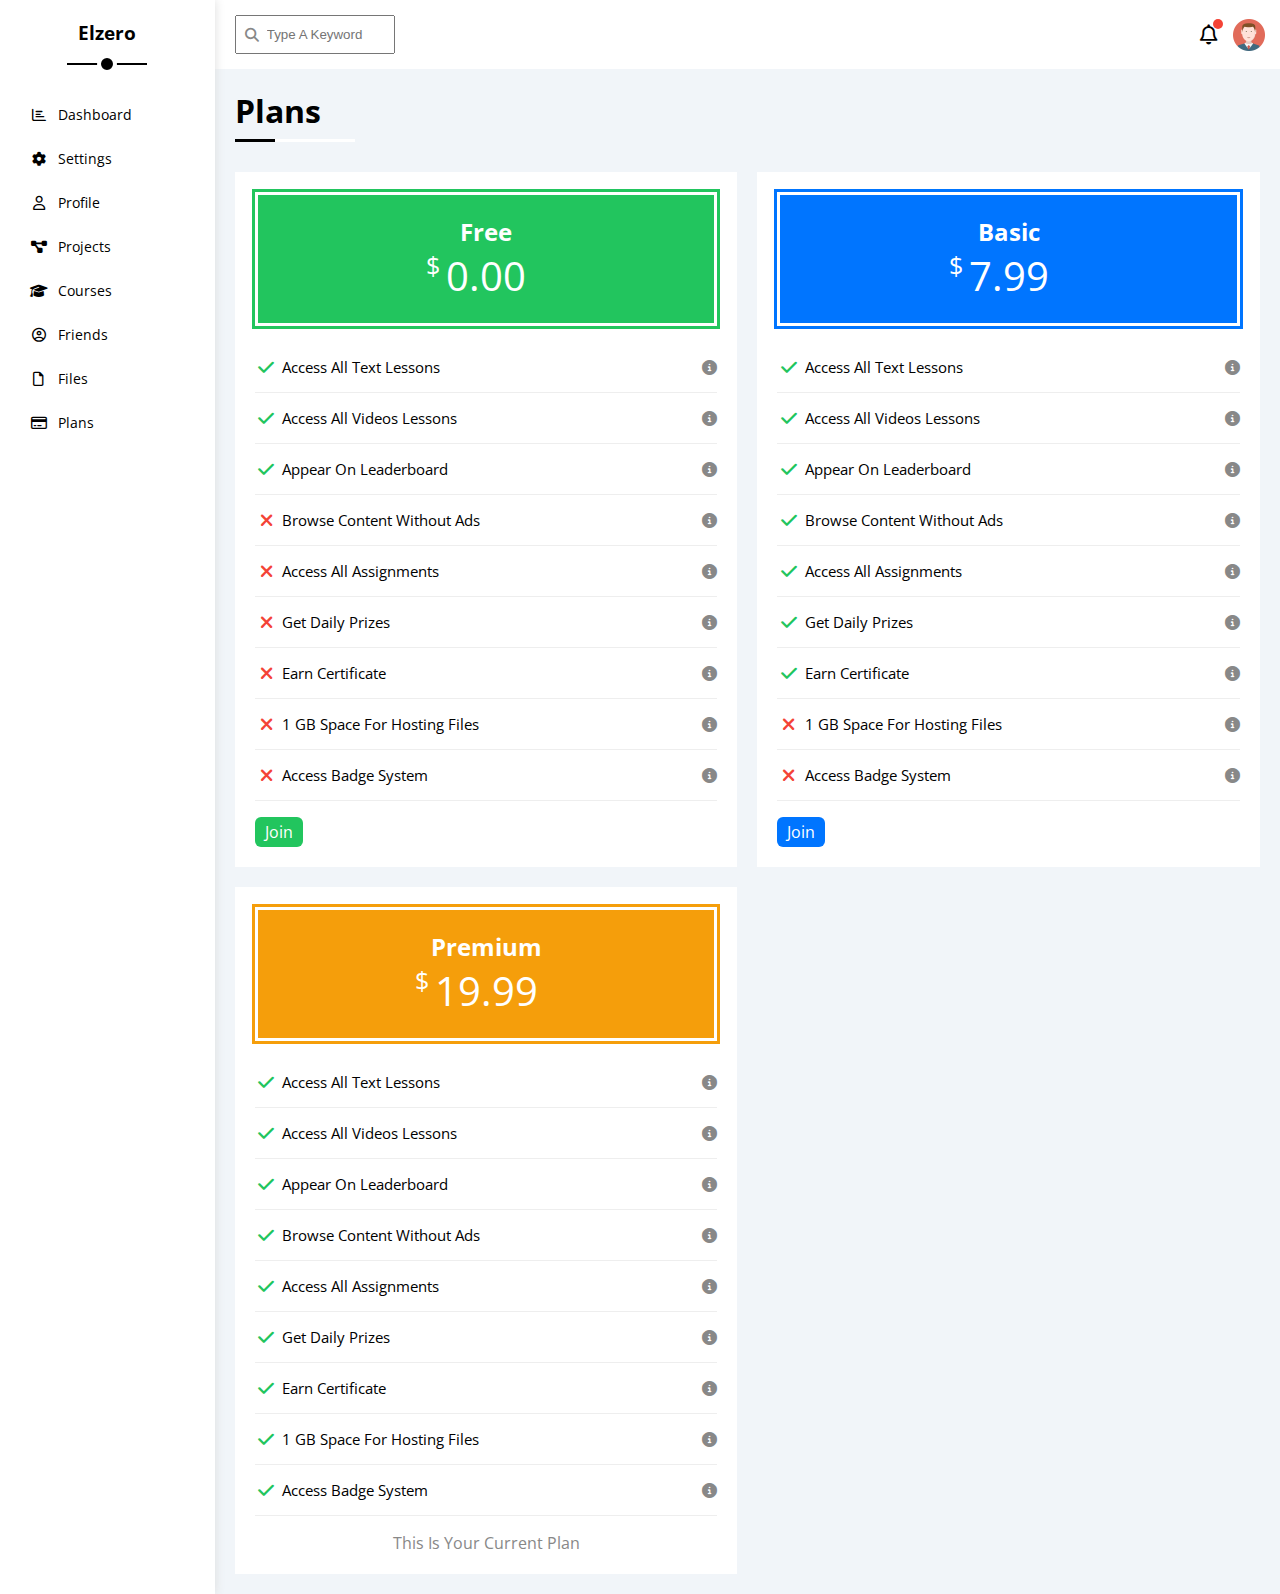
<file: plans.html>
<!DOCTYPE html>
<html lang="en">

<head>
    <meta charset="UTF-8" />
    <meta http-equiv="X-UA-Compatible" content="IE=edge" />
    <meta name="viewport" content="width=device-width, initial-scale=1.0" />
    <title>Plans</title>
    <link rel="stylesheet" href="css/all.min.css" />
    <link rel="stylesheet" href="css/framework.css" />
    <link rel="stylesheet" href="css/master.css" />
    <link rel="preconnect" href="https://fonts.googleapis.com" />
    <link rel="preconnect" href="https://fonts.gstatic.com" crossorigin />
    <link href="https://fonts.googleapis.com/css2?family=Open+Sans:wght@300;500&display=swap" rel="stylesheet" />
</head>

<body>
    <div class="page d-flex">
        <div class="sidebar bg-white p-20 p-relative">
            <h3 class="p-relative txt-c mt-0">Elzero</h3>
            <ul>
                <li>
                    <a class="d-flex align-center fs-14 c-black rad-6 p-10" href="index.html">
                        <i class="fa-regular fa-chart-bar fa-fw"></i>
                        <span>Dashboard</span>
                    </a>
                </li>
                <li>
                    <a class="d-flex align-center fs-14 c-black rad-6 p-10" href="settings.html">
                        <i class="fa-solid fa-gear fa-fw"></i>
                        <span>Settings</span>
                    </a>
                </li>
                <li>
                    <a class="d-flex align-center fs-14 c-black rad-6 p-10" href="profile.html">
                        <i class="fa-regular fa-user fa-fw"></i>
                        <span>Profile</span>
                    </a>
                </li>
                <li>
                    <a class="d-flex align-center fs-14 c-black rad-6 p-10" href="projects.html">
                        <i class="fa-solid fa-diagram-project fa-fw"></i>
                        <span>Projects</span>
                    </a>
                </li>
                <li>
                    <a class="d-flex align-center fs-14 c-black rad-6 p-10" href="courses.html">
                        <i class="fa-solid fa-graduation-cap fa-fw"></i>
                        <span>Courses</span>
                    </a>
                </li>
                <li>
                    <a class="d-flex align-center fs-14 c-black rad-6 p-10" href="friends.html">
                        <i class="fa-regular fa-circle-user fa-fw"></i>
                        <span>Friends</span>
                    </a>
                </li>
                <li>
                    <a class="d-flex align-center fs-14 c-black rad-6 p-10" href="files.html">
                        <i class="fa-regular fa-file fa-fw"></i>
                        <span>Files</span>
                    </a>
                </li>
                <li>
                    <a class="active d-flex align-center fs-14 c-black rad-6 p-10" href="plans.html">
                        <i class="fa-regular fa-credit-card fa-fw"></i>
                        <span>Plans</span>
                    </a>
                </li>
            </ul>
        </div>
        <div class="content w-full">
            <!-- Start Head -->
            <div class="head bg-white p-15 between-flex">
                <div class="search p-relative">
                    <input class="p-10" type="search" placeholder="Type A Keyword" />
                </div>
                <div class="icons d-flex align-center">
                    <span class="notification p-relative">
                        <i class="fa-regular fa-bell fa-lg"></i>
                    </span>
                    <img src="imgs/avatar.png" alt="" />
                </div>
            </div>
            <!-- End Head -->
            <h1 class="p-relative">Plans</h1>
            <div class="plans-page d-grid m-20 gap-20">
                <div class="plan green bg-white p-20">
                    <div class="top bg-green txt-c p-20">
                        <h2 class="m-0 c-white">Free</h2>
                        <div class="price c-white"><span>$</span>0.00</div>
                    </div>
                    <ul>
                        <li>
                            <i class="fa-solid fa-check fa-fw yes"></i>
                            <span>Access All Text Lessons</span>
                            <i class="fa-solid fa-circle-info help"></i>
                        </li>
                        <li>
                            <i class="fa-solid fa-check fa-fw yes"></i>
                            <span>Access All Videos Lessons</span>
                            <i class="fa-solid fa-circle-info help"></i>
                        </li>
                        <li>
                            <i class="fa-solid fa-check fa-fw yes"></i>
                            <span>Appear On Leaderboard</span>
                            <i class="fa-solid fa-circle-info help"></i>
                        </li>
                        <li>
                            <i class="fa-solid fa-xmark fa-fw"></i>
                            <span>Browse Content Without Ads</span>
                            <i class="fa-solid fa-circle-info help"></i>
                        </li>
                        <li>
                            <i class="fa-solid fa-xmark fa-fw"></i>
                            <span>Access All Assignments</span>
                            <i class="fa-solid fa-circle-info help"></i>
                        </li>
                        <li>
                            <i class="fa-solid fa-xmark fa-fw"></i>
                            <span>Get Daily Prizes</span>
                            <i class="fa-solid fa-circle-info help"></i>
                        </li>
                        <li>
                            <i class="fa-solid fa-xmark fa-fw"></i>
                            <span>Earn Certificate</span>
                            <i class="fa-solid fa-circle-info help"></i>
                        </li>
                        <li>
                            <i class="fa-solid fa-xmark fa-fw"></i>
                            <span>1 GB Space For Hosting Files</span>
                            <i class="fa-solid fa-circle-info help"></i>
                        </li>
                        <li>
                            <i class="fa-solid fa-xmark fa-fw"></i>
                            <span>Access Badge System</span>
                            <i class="fa-solid fa-circle-info help"></i>
                        </li>
                    </ul>
                    <a href="#" class="btn-shape bg-green c-white d-block w-fit">Join</a>
                </div>
                <!-- Start Plan -->
                <div class="plan blue bg-white p-20">
                    <div class="top bg-blue txt-c p-20">
                        <h2 class="m-0 c-white">Basic</h2>
                        <div class="price c-white"><span>$</span>7.99</div>
                    </div>
                    <ul class="list-none p-0">
                        <li>
                            <i class="fa-solid fa-check fa-fw yes"></i>
                            <span>Access All Text Lessons</span>
                            <i class="fa-solid fa-circle-info help"></i>
                        </li>
                        <li>
                            <i class="fa-solid fa-check fa-fw yes"></i>
                            <span>Access All Videos Lessons</span>
                            <i class="fa-solid fa-circle-info help"></i>
                        </li>
                        <li>
                            <i class="fa-solid fa-check fa-fw yes"></i>
                            <span>Appear On Leaderboard</span>
                            <i class="fa-solid fa-circle-info help"></i>
                        </li>
                        <li>
                            <i class="fa-solid fa-check fa-fw yes"></i>
                            <span>Browse Content Without Ads</span>
                            <i class="fa-solid fa-circle-info help"></i>
                        </li>
                        <li>
                            <i class="fa-solid fa-check fa-fw yes"></i>
                            <span>Access All Assignments</span>
                            <i class="fa-solid fa-circle-info help"></i>
                        </li>
                        <li>
                            <i class="fa-solid fa-check fa-fw yes"></i>
                            <span>Get Daily Prizes</span>
                            <i class="fa-solid fa-circle-info help"></i>
                        </li>
                        <li>
                            <i class="fa-solid fa-check fa-fw yes"></i>
                            <span>Earn Certificate</span>
                            <i class="fa-solid fa-circle-info help"></i>
                        </li>
                        <li>
                            <i class="fa-solid fa-xmark fa-fw"></i>
                            <span>1 GB Space For Hosting Files</span>
                            <i class="fa-solid fa-circle-info help"></i>
                        </li>
                        <li>
                            <i class="fa-solid fa-xmark fa-fw"></i>
                            <span>Access Badge System</span>
                            <i class="fa-solid fa-circle-info help"></i>
                        </li>
                    </ul>
                    <a href="#" class="btn-shape bg-blue c-white d-block w-fit">Join</a>
                </div>
                <!-- End Plan -->
                <!-- Start Plan -->
                <div class="plan orange bg-white p-20">
                    <div class="top bg-orange txt-c p-20">
                        <h2 class="m-0 c-white">Premium</h2>
                        <div class="price c-white"><span>$</span>19.99</div>
                    </div>
                    <ul class="list-none p-0">
                        <li>
                            <i class="fa-solid fa-check fa-fw yes"></i>
                            <span>Access All Text Lessons</span>
                            <i class="fa-solid fa-circle-info help"></i>
                        </li>
                        <li>
                            <i class="fa-solid fa-check fa-fw yes"></i>
                            <span>Access All Videos Lessons</span>
                            <i class="fa-solid fa-circle-info help"></i>
                        </li>
                        <li>
                            <i class="fa-solid fa-check fa-fw yes"></i>
                            <span>Appear On Leaderboard</span>
                            <i class="fa-solid fa-circle-info help"></i>
                        </li>
                        <li>
                            <i class="fa-solid fa-check fa-fw yes"></i>
                            <span>Browse Content Without Ads</span>
                            <i class="fa-solid fa-circle-info help"></i>
                        </li>
                        <li>
                            <i class="fa-solid fa-check fa-fw yes"></i>
                            <span>Access All Assignments</span>
                            <i class="fa-solid fa-circle-info help"></i>
                        </li>
                        <li>
                            <i class="fa-solid fa-check fa-fw yes"></i>
                            <span>Get Daily Prizes</span>
                            <i class="fa-solid fa-circle-info help"></i>
                        </li>
                        <li>
                            <i class="fa-solid fa-check fa-fw yes"></i>
                            <span>Earn Certificate</span>
                            <i class="fa-solid fa-circle-info help"></i>
                        </li>
                        <li>
                            <i class="fa-solid fa-check fa-fw yes"></i>
                            <span>1 GB Space For Hosting Files</span>
                            <i class="fa-solid fa-circle-info help"></i>
                        </li>
                        <li>
                            <i class="fa-solid fa-check fa-fw yes"></i>
                            <span>Access Badge System</span>
                            <i class="fa-solid fa-circle-info help"></i>
                        </li>
                    </ul>
                    <p class="c-grey m-0 txt-c">This Is Your Current Plan</p>
                </div>
                <!-- End Plan -->
            </div>
        </div>
    </div>
</body>

</html>
</file>
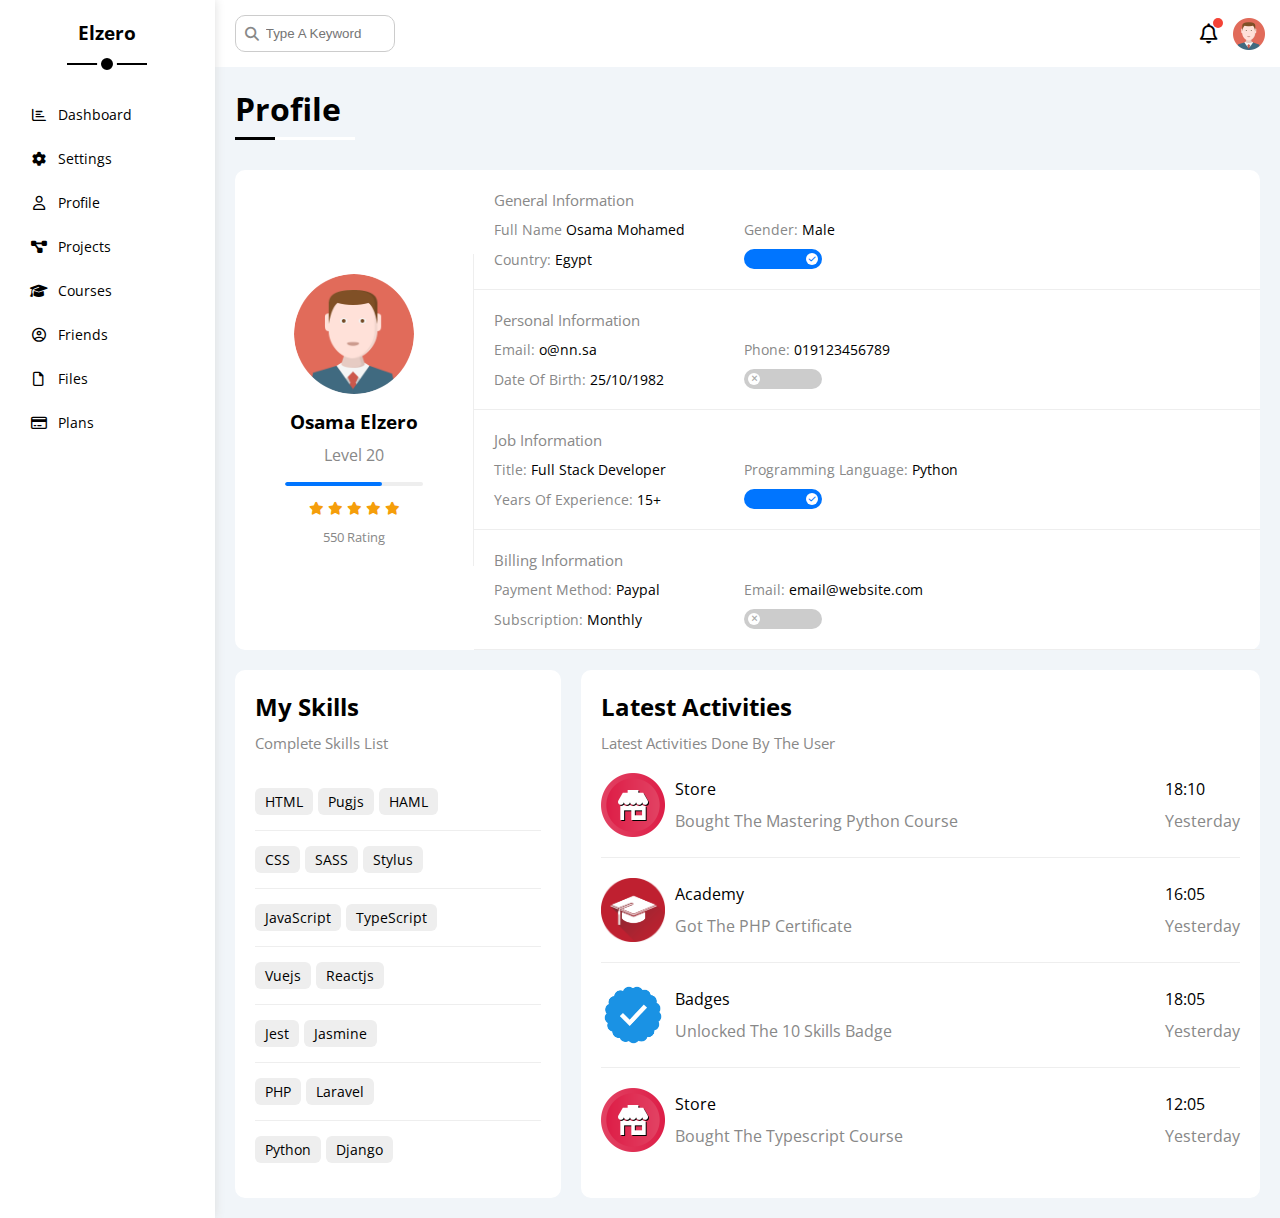
<file: profile.html>
<!DOCTYPE html>
<html lang="en">

<head>
    <meta charset="UTF-8">
    <meta http-equiv="X-UA-Compatible" content="IE=edge" />
    <meta name="viewport" content="width=device-width, initial-scale=1.0">
    <title>Profile</title>
    <link rel="stylesheet" href="css/all.min.css">
    <link rel="stylesheet" href="css/framework.css">
    <link rel="stylesheet" href="css/master.css">
    <!-- to make the css file override and specially with media d/ce this is essential -->
    <link rel="preconnect" href="https://fonts.googleapis.com" />
    <link rel="preconnect" href="https://fonts.gstatic.com" crossorigin />
    <link href="https://fonts.googleapis.com/css2?family=Open+Sans:wght@300;500&#038;display=swap" rel="stylesheet" />
</head>

<body>
    <div class="page d-flex">
        <div class="sidebar bg-white p-20 p-relative">
            <h3 class="p-relative txt-c mt-0">Elzero</h3>
            <ul>
                <li>
                    <!-- active cls is for the pg we are in now  -->
                    <a class="d-flex align-center fs-14 c-black rad-6 p-10" href="index.html">
                        <!-- fa-fw is a size we will give to each icon to make their size equal -->
                        <i class="fa-regular fa-chart-bar fa-fw"></i>
                        <span>Dashboard</span>
                    </a>
                </li>
                <li>
                    <a class="d-flex align-center fs-14 c-black rad-6 p-10" href="settings.html">
                        <i class="fa-solid fa-gear fa-fw"></i>
                        <span>Settings</span>
                    </a>
                </li>
                <li>
                    <a class="active d-flex align-center fs-14 c-black rad-6 p-10" href="profile.html">
                        <i class="fa-regular fa-user fa-fw"></i>
                        <span>Profile</span>
                    </a>
                </li>
                <li>
                    <a class="d-flex align-center fs-14 c-black rad-6 p-10" href="projects.html">
                        <i class="fa-solid fa-diagram-project fa-fw"></i>
                        <span>Projects</span>
                    </a>
                </li>
                <li>
                    <a class="d-flex align-center fs-14 c-black rad-6 p-10" href="courses.html">
                        <i class="fa-solid fa-graduation-cap fa-fw"></i>
                        <span>Courses</span>
                    </a>
                </li>
                <li>
                    <a class="d-flex align-center fs-14 c-black rad-6 p-10" href="friends.html">
                        <i class="fa-regular fa-circle-user fa-fw"></i>
                        <span>Friends</span>
                    </a>
                </li>
                <li>
                    <a class="d-flex align-center fs-14 c-black rad-6 p-10" href="files.html">
                        <i class="fa-regular fa-file fa-fw"></i>
                        <span>Files</span>
                    </a>
                </li>
                <li>
                    <a class="d-flex align-center fs-14 c-black rad-6 p-10" href="plans.html">
                        <i class="fa-regular fa-credit-card fa-fw"></i>
                        <span>Plans</span>
                    </a>
                </li>
            </ul>
        </div>
        <div class="content w-full">
            <!-- Start Head  -->
            <div class="head bg-white p-15 between-flex">
                <div class="search p-relative">
                    <input class="p-10 border-1 rad-10" type="search" placeholder="Type A Keyword">
                </div>
                <div class="icons d-flex align-center">
                    <span class="notification p-relative">
                        <i class="fa-regular fa-bell fa-lg"></i>
                    </span>
                    <img src="imgs/avatar.png" alt="">
                </div>
            </div>
            <!-- End Head  -->
            <h1 class="p-relative">Profile</h1>
            <div class="profile-page m-20">
                <div class="overview bg-white rad-10 d-flex align-center">
                    <div class="avatar-box txt-c p-20">
                        <img class="rad-half mb-10" src="imgs/avatar.png" alt="">
                        <h3 class="m-0">Osama Elzero</h3>
                        <p class="c-grey mt-10">Level 20</p>
                        <div class="level rad-6 bg-eee p-relative">
                            <span style="width: 70%"></span>
                        </div>
                        <div class="rating mt-10 mb-10">
                            <i class="fa-solid fa-star c-orange fs-13"></i>
                            <i class="fa-solid fa-star c-orange fs-13"></i>
                            <i class="fa-solid fa-star c-orange fs-13"></i>
                            <i class="fa-solid fa-star c-orange fs-13"></i>
                            <i class="fa-solid fa-star c-orange fs-13"></i>
                        </div>
                        <p class="c-grey m-0 fs-13">550 Rating</p>
                    </div>
                    <div class="info-box w-full txt-c-mobile">
                        <!-- Start Information Row  -->
                        <div class="box p-20 d-flex align-center">
                            <h4 class="c-grey fs-15 m-0 w-full">General Information</h4>
                            <div class="fs-14">
                                <span class="c-grey">Full Name</span>
                                <span>Osama Mohamed</span>
                            </div>
                            <div class="fs-14">
                                <span class="c-grey">Gender:</span>
                                <span>Male</span>
                            </div>
                            <div class="fs-14">
                                <span class="c-grey">Country:</span>
                                <span>Egypt</span>
                            </div>
                            <div class="fs-14">
                                <label>
                                    <input class="toggle-checkbox" type="checkbox" checked />
                                    <div class="toggle-switch"></div>
                                </label>
                            </div>
                        </div>
                        <!-- End Information Row  -->
                        <!-- Start Information Row -->
                        <div class="box p-20 d-flex align-center">
                            <h4 class="c-grey w-full fs-15 m-0">Personal Information</h4>
                            <div class="fs-14">
                                <span class="c-grey">Email:</span>
                                <span>o@nn.sa</span>
                            </div>
                            <div class="fs-14">
                                <span class="c-grey">Phone:</span>
                                <span>019123456789</span>
                            </div>
                            <div class="fs-14">
                                <span class="c-grey">Date Of Birth:</span>
                                <span>25/10/1982</span>
                            </div>
                            <div class="fs-14">
                                <label>
                                    <input class="toggle-checkbox" type="checkbox" />
                                    <div class="toggle-switch"></div>
                                </label>
                            </div>
                        </div>
                        <!-- End Information Row -->
                        <!-- Start Information Row -->
                        <div class="box p-20 d-flex align-center">
                            <h4 class="c-grey w-full fs-15 m-0">Job Information</h4>
                            <div class="fs-14">
                                <span class="c-grey">Title:</span>
                                <span>Full Stack Developer</span>
                            </div>
                            <div class="fs-14">
                                <span class="c-grey">Programming Language:</span>
                                <span>Python</span>
                            </div>
                            <div class="fs-14">
                                <span class="c-grey">Years Of Experience:</span>
                                <span>15+</span>
                            </div>
                            <div class="fs-14">
                                <label>
                                    <input class="toggle-checkbox" type="checkbox" checked />
                                    <div class="toggle-switch"></div>
                                </label>
                            </div>
                        </div>
                        <!-- End Information Row -->
                        <!-- Start Information Row -->
                        <div class="box p-20 d-flex align-center">
                            <h4 class="c-grey w-full fs-15 m-0">Billing Information</h4>
                            <div class="fs-14">
                                <span class="c-grey">Payment Method:</span>
                                <span>Paypal</span>
                            </div>
                            <div class="fs-14">
                                <span class="c-grey">Email:</span>
                                <span>email@website.com</span>
                            </div>
                            <div class="fs-14">
                                <span class="c-grey">Subscription:</span>
                                <span>Monthly</span>
                            </div>
                            <div class="fs-14">
                                <label>
                                    <input class="toggle-checkbox" type="checkbox" />
                                    <div class="toggle-switch"></div>
                                </label>
                            </div>
                        </div>
                        <!-- End Information Row -->
                    </div>
                </div>
                <!-- Start Other Data -->
                <div class="other-data d-flex gap-20">
                    <div class="skills-card p-20 bg-white rad-10 mt-20">
                        <h2 class="mt-0 mb-10">My Skills</h2>
                        <p class="mt-0 mb-20 c-grey fs-15">Complete Skills List</p>
                        <ul class="m-0 txt-c-mobile">
                            <li><span>HTML</span><span>Pugjs</span><span>HAML</span></li>
                            <li><span>CSS</span><span>SASS</span><span>Stylus</span></li>
                            <li><span>JavaScript</span><span>TypeScript</span></li>
                            <li><span>Vuejs</span><span>Reactjs</span></li>
                            <li><span>Jest</span><span>Jasmine</span></li>
                            <li><span>PHP</span><span>Laravel</span></li>
                            <li><span>Python</span><span>Django</span></li>
                        </ul>
                    </div>
                    <div class="activities p-20 bg-white rad-10 mt-20">
                        <h2 class="mt-0 mb-10">Latest Activities</h2>
                        <p class="mt-0 mb-20 c-grey fs-15">Latest Activities Done By The User</p>
                        <div class="activity d-flex align-center txt-c-mobile">
                            <img src="imgs/activity-01.png" alt="" />
                            <div class="info">
                                <span class="d-block mb-10">Store</span>
                                <span class="c-grey">Bought The Mastering Python Course</span>
                            </div>
                            <div class="date">
                                <span class="d-block mb-10">18:10</span>
                                <span class="c-grey">Yesterday</span>
                            </div>
                        </div>
                        <div class="activity d-flex align-center txt-c-mobile">
                            <img src="imgs/activity-02.png" alt="" />
                            <div class="info">
                                <span class="d-block mb-10">Academy</span>
                                <span class="c-grey">Got The PHP Certificate</span>
                            </div>
                            <div class="date">
                                <span class="d-block mb-10">16:05</span>
                                <span class="c-grey">Yesterday</span>
                            </div>
                        </div>
                        <div class="activity d-flex align-center txt-c-mobile">
                            <img src="imgs/activity-03.png" alt="" />
                            <div class="info">
                                <span class="d-block mb-10">Badges</span>
                                <span class="c-grey">Unlocked The 10 Skills Badge</span>
                            </div>
                            <div class="date">
                                <span class="d-block mb-10">18:05</span>
                                <span class="c-grey">Yesterday</span>
                            </div>
                        </div>
                        <div class="activity d-flex align-center txt-c-mobile">
                            <img src="imgs/activity-01.png" alt="" />
                            <div class="info">
                                <span class="d-block mb-10">Store</span>
                                <span class="c-grey">Bought The Typescript Course</span>
                            </div>
                            <div class="date">
                                <span class="d-block mb-10">12:05</span>
                                <span class="c-grey">Yesterday</span>
                            </div>
                        </div>
                    </div>

                </div>
            </div>
</body>

</html>
</file>
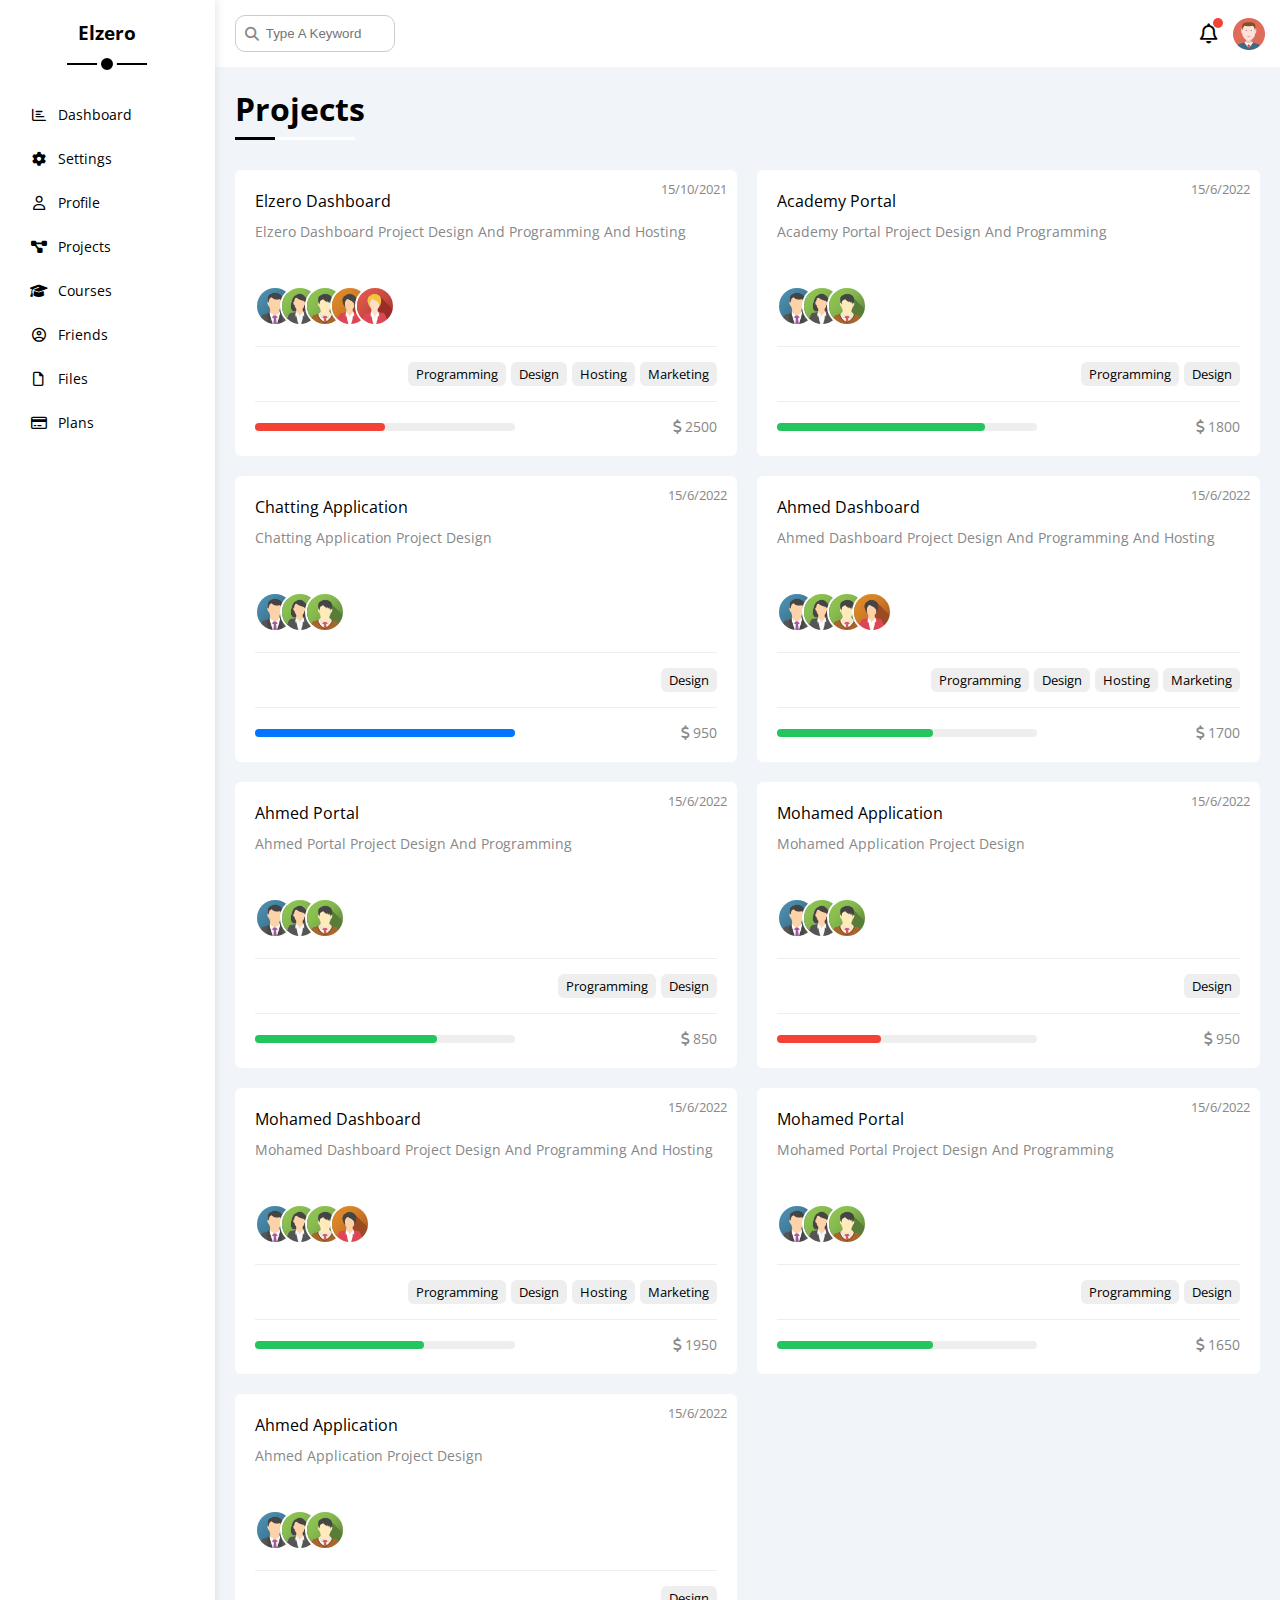
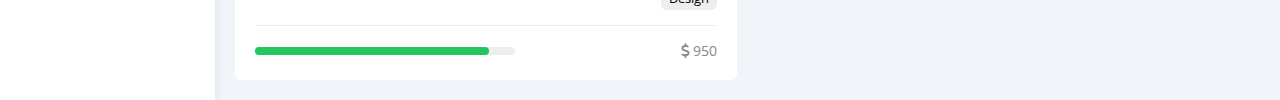
<file: projects.html>
<!DOCTYPE html>
<html lang="en">

<head>
    <meta charset="UTF-8">
    <meta http-equiv="X-UA-Compatible" content="IE=edge" />
    <meta name="viewport" content="width=device-width, initial-scale=1.0">
    <title>Projects</title>
    <link rel="stylesheet" href="css/all.min.css">
    <link rel="stylesheet" href="css/framework.css">
    <link rel="stylesheet" href="css/master.css">
    <!-- to make the css file override and specially with media d/ce this is essential -->
    <link rel="preconnect" href="https://fonts.googleapis.com" />
    <link rel="preconnect" href="https://fonts.gstatic.com" crossorigin />
    <link href="https://fonts.googleapis.com/css2?family=Open+Sans:wght@300;500&#038;display=swap" rel="stylesheet" />
</head>

<body>
    <div class="page d-flex">
        <div class="sidebar bg-white p-20 p-relative">
            <h3 class="p-relative txt-c mt-0">Elzero</h3>
            <ul>
                <li>
                    <!-- active cls is for the pg we are in now  -->
                    <a class="d-flex align-center fs-14 c-black rad-6 p-10" href="index.html">
                        <!-- fa-fw is a size we will give to each icon to make their size equal -->
                        <i class="fa-regular fa-chart-bar fa-fw"></i>
                        <span>Dashboard</span>
                    </a>
                </li>
                <li>
                    <a class="d-flex align-center fs-14 c-black rad-6 p-10" href="settings.html">
                        <i class="fa-solid fa-gear fa-fw"></i>
                        <span>Settings</span>
                    </a>
                </li>
                <li>
                    <a class="d-flex align-center fs-14 c-black rad-6 p-10" href="profile.html">
                        <i class="fa-regular fa-user fa-fw"></i>
                        <span>Profile</span>
                    </a>
                </li>
                <li>
                    <a class="active d-flex align-center fs-14 c-black rad-6 p-10" href="projects.html">
                        <i class="fa-solid fa-diagram-project fa-fw"></i>
                        <span>Projects</span>
                    </a>
                </li>
                <li>
                    <a class="d-flex align-center fs-14 c-black rad-6 p-10" href="courses.html">
                        <i class="fa-solid fa-graduation-cap fa-fw"></i>
                        <span>Courses</span>
                    </a>
                </li>
                <li>
                    <a class="d-flex align-center fs-14 c-black rad-6 p-10" href="friends.html">
                        <i class="fa-regular fa-circle-user fa-fw"></i>
                        <span>Friends</span>
                    </a>
                </li>
                <li>
                    <a class="d-flex align-center fs-14 c-black rad-6 p-10" href="files.html">
                        <i class="fa-regular fa-file fa-fw"></i>
                        <span>Files</span>
                    </a>
                </li>
                <li>
                    <a class="d-flex align-center fs-14 c-black rad-6 p-10" href="plans.html">
                        <i class="fa-regular fa-credit-card fa-fw"></i>
                        <span>Plans</span>
                    </a>
                </li>
            </ul>
        </div>
        <div class="content w-full">
            <!-- Start Head  -->
            <div class="head bg-white p-15 between-flex">
                <div class="search p-relative">
                    <input class="p-10 border-1 rad-10" type="search" placeholder="Type A Keyword">
                </div>
                <div class="icons d-flex align-center">
                    <span class="notification p-relative">
                        <i class="fa-regular fa-bell fa-lg"></i>
                    </span>
                    <img src="imgs/avatar.png" alt="">
                </div>
            </div>
            <!-- End Head  -->
            <h1 class="p-relative">Projects</h1>
            <div class="projects-page d-grid m-20 gap-20">
                <div class="project bg-white p-20 rad-6 p-relative">
                    <span class="date fs-13 c-grey">15/10/2021</span>
                    <h4 class="m-0">Elzero Dashboard</h4>
                    <p class="c-grey mt-10 mb-10 fs-14">Elzero Dashboard Project Design And Programming And Hosting</p>
                    <div class="team">
                        <a href="#"><img src="imgs/team-01.png" alt="" /></a>
                        <a href="#"><img src="imgs/team-02.png" alt="" /></a>
                        <a href="#"><img src="imgs/team-03.png" alt="" /></a>
                        <a href="#"><img src="imgs/team-04.png" alt="" /></a>
                        <a href="#"><img src="imgs/team-05.png" alt="" /></a>
                    </div>
                    <div class="do d-flex">
                        <span class="fs-13 rad-6 bg-eee">Programming</span>
                        <span class="fs-13 rad-6 bg-eee">Design</span>
                        <span class="fs-13 rad-6 bg-eee">Hosting</span>
                        <span class="fs-13 rad-6 bg-eee">Marketing</span>
                    </div>
                    <div class="info between-flex">
                        <div class="prog bg-eee">
                            <span class="bg-red" style="width: 50%"></span>
                        </div>
                        <div class="fs-14 c-grey">
                            <i class="fa-solid fa-dollar-sign"></i>
                            2500
                        </div>
                    </div>
                </div>
                <div class="project bg-white p-20 rad-6 p-relative">
                    <span class="date fs-13 c-grey">15/6/2022</span>
                    <h4 class="m-0">Academy Portal</h4>
                    <p class="c-grey mt-10 mb-10 fs-14">Academy Portal Project Design And Programming</p>
                    <div class="team">
                        <a href="#"><img src="imgs/team-01.png" alt="" /></a>
                        <a href="#"><img src="imgs/team-02.png" alt="" /></a>
                        <a href="#"><img src="imgs/team-03.png" alt="" /></a>
                    </div>
                    <div class="do d-flex">
                        <span class="fs-13 rad-6 bg-eee">Programming</span>
                        <span class="fs-13 rad-6 bg-eee">Design</span>
                    </div>
                    <div class="info between-flex">
                        <div class="prog bg-eee">
                            <span class="bg-green" style="width: 80%"></span>
                        </div>
                        <div class="fs-14 c-grey">
                            <i class="fa-solid fa-dollar-sign"></i>
                            1800
                        </div>
                    </div>
                </div>
                <div class="project bg-white p-20 rad-6 p-relative">
                    <span class="date fs-13 c-grey">15/6/2022</span>
                    <h4 class="m-0">Chatting Application</h4>
                    <p class="c-grey mt-10 mb-10 fs-14">Chatting Application Project Design</p>
                    <div class="team">
                        <a href="#"><img src="imgs/team-01.png" alt="" /></a>
                        <a href="#"><img src="imgs/team-02.png" alt="" /></a>
                        <a href="#"><img src="imgs/team-03.png" alt="" /></a>
                    </div>
                    <div class="do d-flex">
                        <span class="fs-13 rad-6 bg-eee">Design</span>
                    </div>
                    <div class="info between-flex">
                        <div class="prog bg-eee">
                            <span class="bg-blue" style="width: 100%"></span>
                        </div>
                        <div class="fs-14 c-grey">
                            <i class="fa-solid fa-dollar-sign"></i>
                            950
                        </div>
                    </div>
                </div>
                <div class="project bg-white p-20 rad-6 p-relative">
                    <span class="date fs-13 c-grey">15/6/2022</span>
                    <h4 class="m-0">Ahmed Dashboard</h4>
                    <p class="c-grey mt-10 mb-10 fs-14">Ahmed Dashboard Project Design And Programming And Hosting</p>
                    <div class="team">
                        <a href="#"><img src="imgs/team-01.png" alt="" /></a>
                        <a href="#"><img src="imgs/team-02.png" alt="" /></a>
                        <a href="#"><img src="imgs/team-03.png" alt="" /></a>
                        <a href="#"><img src="imgs/team-04.png" alt="" /></a>
                    </div>
                    <div class="do d-flex">
                        <span class="fs-13 rad-6 bg-eee">Programming</span>
                        <span class="fs-13 rad-6 bg-eee">Design</span>
                        <span class="fs-13 rad-6 bg-eee">Hosting</span>
                        <span class="fs-13 rad-6 bg-eee">Marketing</span>
                    </div>
                    <div class="info between-flex">
                        <div class="prog bg-eee">
                            <span class="bg-green" style="width: 60%"></span>
                        </div>
                        <div class="fs-14 c-grey">
                            <i class="fa-solid fa-dollar-sign"></i>
                            1700
                        </div>
                    </div>
                </div>
                <div class="project bg-white p-20 rad-6 p-relative">
                    <span class="date fs-13 c-grey">15/6/2022</span>
                    <h4 class="m-0">Ahmed Portal</h4>
                    <p class="c-grey mt-10 mb-10 fs-14">Ahmed Portal Project Design And Programming</p>
                    <div class="team">
                        <a href="#"><img src="imgs/team-01.png" alt="" /></a>
                        <a href="#"><img src="imgs/team-02.png" alt="" /></a>
                        <a href="#"><img src="imgs/team-03.png" alt="" /></a>
                    </div>
                    <div class="do d-flex">
                        <span class="fs-13 rad-6 bg-eee">Programming</span>
                        <span class="fs-13 rad-6 bg-eee">Design</span>
                    </div>
                    <div class="info between-flex">
                        <div class="prog bg-eee">
                            <span class="bg-green" style="width: 70%"></span>
                        </div>
                        <div class="fs-14 c-grey">
                            <i class="fa-solid fa-dollar-sign"></i>
                            850
                        </div>
                    </div>
                </div>
                <div class="project bg-white p-20 rad-6 p-relative">
                    <span class="date fs-13 c-grey">15/6/2022</span>
                    <h4 class="m-0">Mohamed Application</h4>
                    <p class="c-grey mt-10 mb-10 fs-14">Mohamed Application Project Design</p>
                    <div class="team">
                        <a href="#"><img src="imgs/team-01.png" alt="" /></a>
                        <a href="#"><img src="imgs/team-02.png" alt="" /></a>
                        <a href="#"><img src="imgs/team-03.png" alt="" /></a>
                    </div>
                    <div class="do d-flex">
                        <span class="fs-13 rad-6 bg-eee">Design</span>
                    </div>
                    <div class="info between-flex">
                        <div class="prog bg-eee">
                            <span class="bg-red" style="width: 40%"></span>
                        </div>
                        <div class="fs-14 c-grey">
                            <i class="fa-solid fa-dollar-sign"></i>
                            950
                        </div>
                    </div>
                </div>
                <div class="project bg-white p-20 rad-6 p-relative">
                    <span class="date fs-13 c-grey">15/6/2022</span>
                    <h4 class="m-0">Mohamed Dashboard</h4>
                    <p class="c-grey mt-10 mb-10 fs-14">Mohamed Dashboard Project Design And Programming And Hosting</p>
                    <div class="team">
                        <a href="#"><img src="imgs/team-01.png" alt="" /></a>
                        <a href="#"><img src="imgs/team-02.png" alt="" /></a>
                        <a href="#"><img src="imgs/team-03.png" alt="" /></a>
                        <a href="#"><img src="imgs/team-04.png" alt="" /></a>
                    </div>
                    <div class="do d-flex">
                        <span class="fs-13 rad-6 bg-eee">Programming</span>
                        <span class="fs-13 rad-6 bg-eee">Design</span>
                        <span class="fs-13 rad-6 bg-eee">Hosting</span>
                        <span class="fs-13 rad-6 bg-eee">Marketing</span>
                    </div>
                    <div class="info between-flex">
                        <div class="prog bg-eee">
                            <span class="bg-green" style="width: 65%"></span>
                        </div>
                        <div class="fs-14 c-grey">
                            <i class="fa-solid fa-dollar-sign"></i>
                            1950
                        </div>
                    </div>
                </div>
                <div class="project bg-white p-20 rad-6 p-relative">
                    <span class="date fs-13 c-grey">15/6/2022</span>
                    <h4 class="m-0">Mohamed Portal</h4>
                    <p class="c-grey mt-10 mb-10 fs-14">Mohamed Portal Project Design And Programming</p>
                    <div class="team">
                        <a href="#"><img src="imgs/team-01.png" alt="" /></a>
                        <a href="#"><img src="imgs/team-02.png" alt="" /></a>
                        <a href="#"><img src="imgs/team-03.png" alt="" /></a>
                    </div>
                    <div class="do d-flex">
                        <span class="fs-13 rad-6 bg-eee">Programming</span>
                        <span class="fs-13 rad-6 bg-eee">Design</span>
                    </div>
                    <div class="info between-flex">
                        <div class="prog bg-eee">
                            <span class="bg-green" style="width: 60%"></span>
                        </div>
                        <div class="fs-14 c-grey">
                            <i class="fa-solid fa-dollar-sign"></i>
                            1650
                        </div>
                    </div>
                </div>
                <div class="project bg-white p-20 rad-6 p-relative">
                    <span class="date fs-13 c-grey">15/6/2022</span>
                    <h4 class="m-0">Ahmed Application</h4>
                    <p class="c-grey mt-10 mb-10 fs-14">Ahmed Application Project Design</p>
                    <div class="team">
                        <a href="#"><img src="imgs/team-01.png" alt="" /></a>
                        <a href="#"><img src="imgs/team-02.png" alt="" /></a>
                        <a href="#"><img src="imgs/team-03.png" alt="" /></a>
                    </div>
                    <div class="do d-flex">
                        <span class="fs-13 rad-6 bg-eee">Design</span>
                    </div>
                    <div class="info between-flex">
                        <div class="prog bg-eee">
                            <span class="bg-green" style="width: 90%"></span>
                        </div>
                        <div class="fs-14 c-grey">
                            <i class="fa-solid fa-dollar-sign"></i>
                            950
                        </div>
                    </div>
                </div>
            </div>
        </div>
    </div>
</body>

</html>
</file>
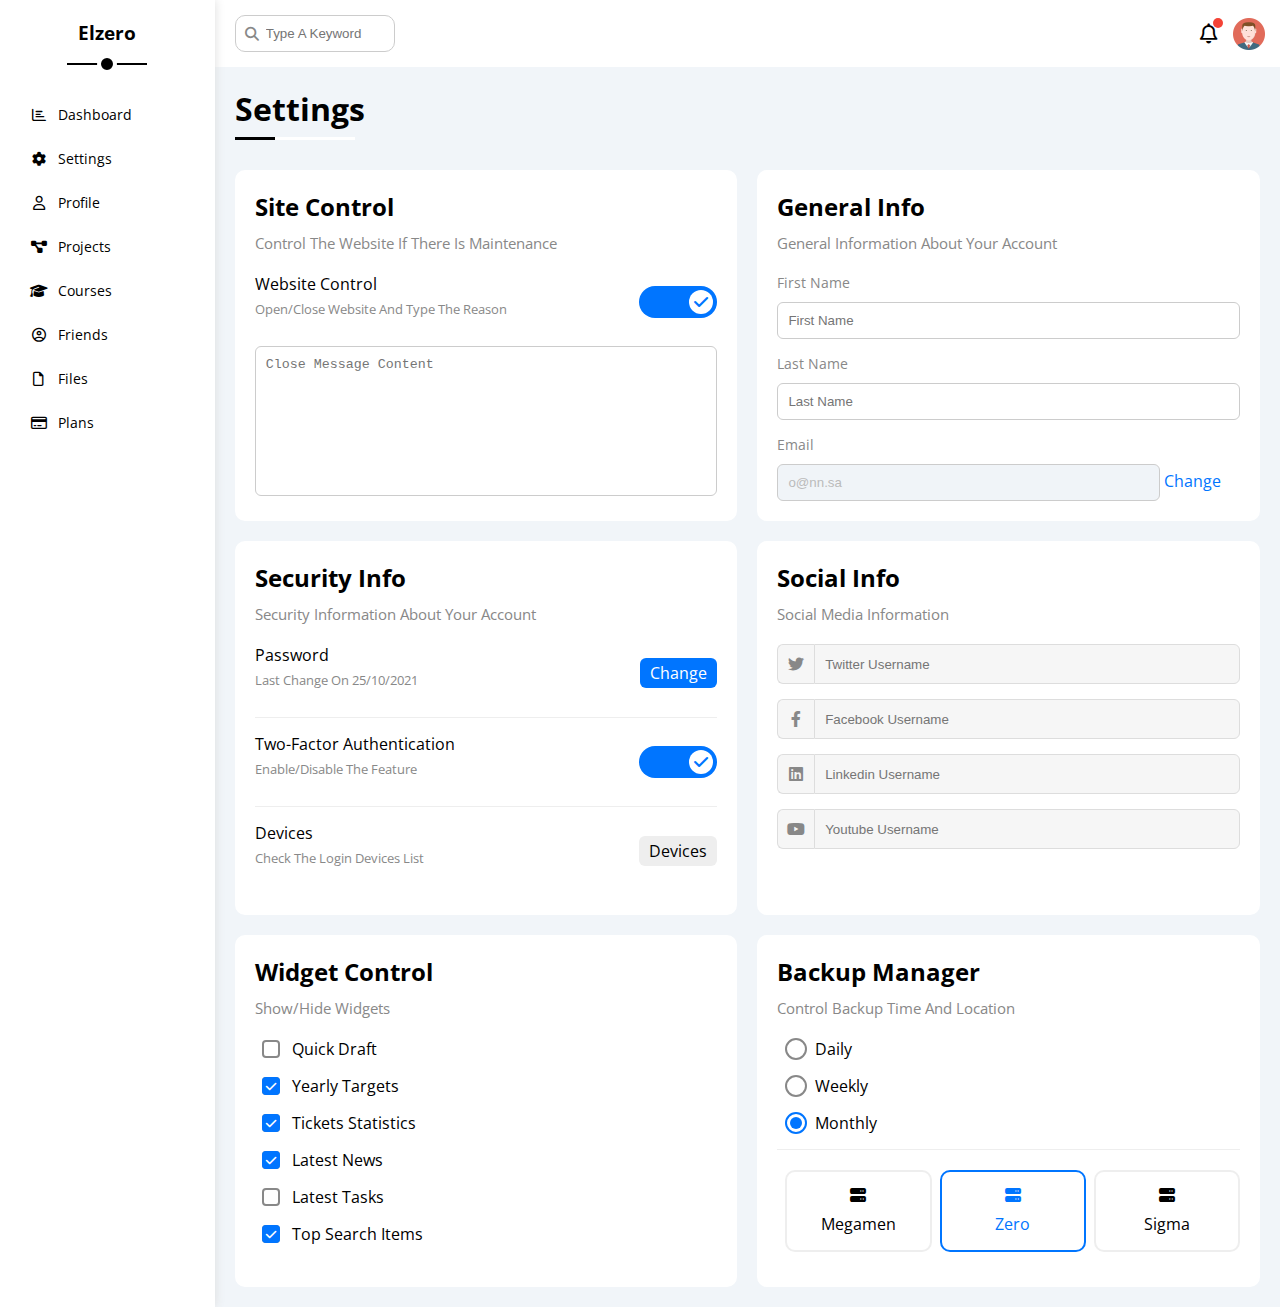
<file: settings.html>
<!DOCTYPE html>
<html lang="en">

<head>
  <meta charset="UTF-8">
  <meta http-equiv="X-UA-Compatible" content="IE=edge" />
  <meta name="viewport" content="width=device-width, initial-scale=1.0">
  <title>Settings</title>
  <link rel="stylesheet" href="css/all.min.css">
  <link rel="stylesheet" href="css/framework.css">
  <link rel="stylesheet" href="css/master.css">
  <!-- to make the css file override and specially with media d/ce this is essential -->
  <link rel="preconnect" href="https://fonts.googleapis.com" />
  <link rel="preconnect" href="https://fonts.gstatic.com" crossorigin />
  <link href="https://fonts.googleapis.com/css2?family=Open+Sans:wght@300;500&#038;display=swap" rel="stylesheet" />
</head>

<body>
  <div class="page d-flex">
    <div class="sidebar bg-white p-20 p-relative">
      <h3 class="p-relative txt-c mt-0">Elzero</h3>
      <ul>
        <li>
          <!-- active cls is for the pg we are in now  -->
          <a class="d-flex align-center fs-14 c-black rad-6 p-10" href="index.html">
            <!-- fa-fw is a size we will give to each icon to make their size equal -->
            <i class="fa-regular fa-chart-bar fa-fw"></i>
            <span>Dashboard</span>
          </a>
        </li>
        <li>
          <a class="active d-flex align-center fs-14 c-black rad-6 p-10" href="settings.html">
            <i class="fa-solid fa-gear fa-fw"></i>
            <span>Settings</span>
          </a>
        </li>
        <li>
          <a class="d-flex align-center fs-14 c-black rad-6 p-10" href="profile.html">
            <i class="fa-regular fa-user fa-fw"></i>
            <span>Profile</span>
          </a>
        </li>
        <li>
          <a class="d-flex align-center fs-14 c-black rad-6 p-10" href="projects.html">
            <i class="fa-solid fa-diagram-project fa-fw"></i>
            <span>Projects</span>
          </a>
        </li>
        <li>
          <a class="d-flex align-center fs-14 c-black rad-6 p-10" href="courses.html">
            <i class="fa-solid fa-graduation-cap fa-fw"></i>
            <span>Courses</span>
          </a>
        </li>
        <li>
          <a class="d-flex align-center fs-14 c-black rad-6 p-10" href="friends.html">
            <i class="fa-regular fa-circle-user fa-fw"></i>
            <span>Friends</span>
          </a>
        </li>
        <li>
          <a class="d-flex align-center fs-14 c-black rad-6 p-10" href="files.html">
            <i class="fa-regular fa-file fa-fw"></i>
            <span>Files</span>
          </a>
        </li>
        <li>
          <a class="d-flex align-center fs-14 c-black rad-6 p-10" href="plans.html">
            <i class="fa-regular fa-credit-card fa-fw"></i>
            <span>Plans</span>
          </a>
        </li>
      </ul>
    </div>
    <div class="content w-full">
      <!-- Start Head  -->
      <div class="head bg-white p-15 between-flex">
        <div class="search p-relative">
          <input class="p-10 border-1 rad-10" type="search" placeholder="Type A Keyword">
        </div>
        <div class="icons d-flex align-center">
          <span class="notification p-relative">
            <i class="fa-regular fa-bell fa-lg"></i>
          </span>
          <img src="imgs/avatar.png" alt="">
        </div>
      </div>
      <!-- End Head  -->
      <h1 class="p-relative">Settings</h1>
      <div class="settings-page m-20 d-grid gap-20">
      <!-- Start Settings Box -->
      <div class="p-20 bg-white rad-10">
        <h2 class="mt-0 mb-10">Site Control</h2>
        <p class="mt-0 mb-20 c-grey fs-15">Control The Website If There Is Maintenance</p>
        <div class="mb-15 between-flex">
          <div>
            <span>Website Control</span>
            <p class="c-grey mt-5 mb-0 fs-13">Open/Close Website And Type The Reason</p>
          </div>
          <div>
        <!-- so the f.f lable ( the toggle ) we can put anywhere just copy and paste ó -->
        <label>
          <input class="toggle-checkbox" type="checkbox" checked>
          <div class="toggle-switch"></div>
        </label>
          </div>
        </div>
        <textarea class="close-message p-10 rad-6 d-block w-full" placeholder="Close Message Content"></textarea>
      </div>
      <!-- End Settings Box -->
      <!-- Start Settings Box -->
      <div class="p-20 bg-white rad-10">
        <h2 class="mt-0 mb-10">General Info</h2>
        <p class="mt-0 mb-20 c-grey fs-15">General Information About Your Account</p>
        <div class="mb-15">
          <label for="first" class="fs-14 c-grey d-block mb-10">First Name</label>
          <input 
          class="b-none border-ccc p-10 rad-6 d-block w-full"
          type="text"
          id="first"
          placeholder="First Name"
          />
        </div>
        <div class="mb-15">
          <label for="last" class="fs-14 c-grey d-block mb-10">Last Name</label>
          <input 
          class="b-none border-ccc p-10 rad-6 d-block w-full"
          type="text"
          id="last"
          placeholder="Last Name"
          />
        </div>
        <div>
          <label for="email" class="fs-14 c-grey d-block mb-10">Email</label>
          <input 
          class="email b-none border-ccc p-10 rad-6 d-block w-full"
          type="email"
          id="email"
          value="o@nn.sa"
          disabled
          />
          <a href="#" class="c-blue">Change</a>
        </div>
      </div>
      <!-- End Settings Box -->
      <!-- Start Settings Box -->
      <div class="p-20 bg-white rad-10">
        <h2 class="mt-0 mb-10">Security Info</h2>
        <p class="mt-0 mb-20 c-grey fs-15">Security Information About Your Account</p>
        <div class="sec-box mb-15 between-flex">
          <div>
            <span>Password</span>
            <p class="c-grey mt-5 mb-0 fs-13">Last Change On 25/10/2021</p>
          </div> 
          <a class="button bg-blue c-white btn-shape" href="#">Change</a>
        </div>
        <div class="sec-box mb-15 between-flex">
          <div>
            <span>Two-Factor Authentication</span>
            <p class="c-grey mt-5 mb-0 fs-13">Enable/Disable The Feature</p>
          </div> 
          <label>
            <input class="toggle-checkbox" type="checkbox" checked>
            <div class="toggle-switch"></div>
          </label>
        </div>
        <div class="sec-box between-flex">
          <div>
            <span>Devices</span>
            <p class="c-grey mt-5 mb-0 fs-13">Check The Login Devices List</p>
          </div> 
          <a class="bg-eee c-black btn-shape" href="#">Devices</a>
        </div>
      </div>
      <!-- End Settings Box -->
       <!-- Start Settings Box -->
          <div class="social-boxes p-20 bg-white rad-10">
            <h2 class="mt-0 mb-10">Social Info</h2>
            <p class="mt-0 mb-20 c-grey fs-15">Social Media Information</p>
            <div class="d-flex align-center mb-15">
              <i class="fa-brands fa-twitter center-flex c-grey"></i>
              <input class="w-full" type="text" placeholder="Twitter Username" />
            </div>
            <div class="d-flex align-center mb-15">
              <i class="fa-brands fa-facebook-f center-flex c-grey"></i>
              <input class="w-full" type="text" placeholder="Facebook Username" />
            </div>
            <div class="d-flex align-center mb-15">
              <i class="fa-brands fa-linkedin center-flex c-grey"></i>
              <input class="w-full" type="text" placeholder="Linkedin Username" />
            </div>
            <div class="d-flex align-center">
              <i class="fa-brands fa-youtube center-flex c-grey"></i>
              <input class="w-full" type="text" placeholder="Youtube Username" />
            </div>
          </div>
          <!-- End Settings Box -->
      <!-- Start Settings Box -->
      <div class="widgets-control p-20 bg-white rad-10">
        <h2 class="mt-0 mb-10">Widget Control</h2>
        <p class="mt-0 mb-20 c-grey fs-15">Show/Hide Widgets</p>
        <div class="control d-flex align-center mb-15">
          <input type="checkbox" id="one">
          <label for="one">Quick Draft</label>
        </div>
        <div class="control d-flex align-center mb-15">
          <input type="checkbox" id="two" checked />
          <label for="two">Yearly Targets</label>
        </div>
        <div class="control d-flex align-center mb-15">
          <input type="checkbox" id="three" checked />
          <label for="three">Tickets Statistics</label>
        </div>
        <div class="control d-flex align-center mb-15">
          <input type="checkbox" id="four" checked />
          <label for="four">Latest News</label>
        </div>
        <div class="control d-flex align-center mb-15">
          <input type="checkbox" id="five" />
          <label for="five">Latest Tasks</label>
        </div>
        <div class="control d-flex align-center mb-15">
          <input type="checkbox" id="six" checked />
          <label for="six">Top Search Items</label>
        </div>
      </div>  
      <!-- End Settings Box -->
      <!-- Start Settings Box -->
      <div class="backup-control p-20 bg-white rad-10">
        <h2 class="mt-0 mb-10">Backup Manager</h2>
        <p class="mt-0 mb-20 c-grey fs-15">Control Backup Time And Location</p>
        <div class="date d-flex align-center mb-15">
          <input type="radio" name="time" id="daily" checked>
          <label for="daily">Daily</label>
        </div>
        <div class="date d-flex align-center mb-15">
          <input type="radio" name="time" id="weekly">
          <label for="weekly">Weekly</label>
        </div>
        <div class="date d-flex align-center mb-15">
          <input type="radio" name="time" id="monthly" checked>
          <label for="monthly">Monthly</label>
        </div>
        <div class="servers d-flex align-center txt-c">
          <input type="radio" name="servers" id="server-one">
          <div class="server mb-15 rad-10 w-full">
            <label class="d-block m-15" for="server-one">
              <i class="fa-solid fa-server d-block mb-10"></i>
              Megamen
            </label>
          </div>
          <input type="radio" name="servers" id="server-two" checked />
          <div class="server mb-15 rad-10 w-full">
            <label class="d-block m-15" for="server-two">
              <i class="fa-solid fa-server d-block mb-10"></i>
              Zero
            </label>
          </div>
          <input type="radio" name="servers" id="server-three" />
          <div class="server mb-15 rad-10 w-full">
            <label class="d-block m-15" for="server-three">
              <i class="fa-solid fa-server d-block mb-10"></i>
              Sigma
            </label>
          </div>
        </div>
      </div>  
      <!-- End Settings Box -->
    </div>
  </div>
</body>

</html>
</file>
<file: css/framework.css>
:root {
    --blue-color: #0075ff;
    --blue-alt-color: #0d69d5;
    --orange-color: #f59e0b;
    --green-color: #22c55e;
    --red-color: #f44336;
    --grey-color: #888;
  }
/* Start Box  */
/* display flex  */
.d-flex {
    display: flex;
}
.f-wrap {
    flex-wrap: wrap;
}
.align-center {
    align-items: center;
}
.space-between {
    justify-content: space-between;
}
.d-grid {
    display: grid;
}
.gap-20 {
    gap: 20px;
}
.d-block {
    display: block;
}
@media (max-width: 767px) {
    .block-mobile {
        display: block;
    }
    .hide-mobile {
        display: none;
    }
}
/* End Box  */
/* Start Padding + Margin  */
.p-10 {
    padding: 10px;
}
.p-15 {
    padding: 15px;
}
.p-20 {
    padding: 20px;
}
.pt-10 {
    padding-top: 10px;
}
.pt-15 {
    padding-top: 15px;
}
.pt-20 {
    padding-top: 20px;
}
.pb-10 {
    padding-bottom: 10px;
}
.pb-15 {
    padding-bottom: 15px;
}
.pb-20 {
    padding-bottom: 20px;
}
.pl-15 {
    padding-left: 15px;
}
.m-0 {
    margin: 0;
}
.m-15 {
    margin: 15px;
}
.m-20 {
    margin: 20px;
}
.mt-0 {
    margin-top: 0;
}
.mt-5 {
    margin-top: 5px;
}
.mt-10 {
    margin-top: 10px;
}
.mt-15 {
    margin-top: 15px;
}
.mt-20 {
    margin-top: 20px;
}
.mt-25 {
    margin-top: 25px;
}
.mr-10 {
    margin-right: 10px;
}
.mr-15 {
    margin-right: 15px;
}
.mb-5 {
    margin-bottom: 5px;
}
.mb-10 {
    margin-bottom: 10px;
}
.mb-15 {
    margin-bottom: 15px;
}
.mb-20 {
    margin-bottom: 20px;
}
.mb-25 {
    margin-bottom: 25px;
}
/* End Padding + Margin  */
/* Start Color  */
.c-black {
    color: black;
  }
  .c-white {
    color: white;
  }
  .c-grey {
    color: var(--grey-color);
  }
  .c-red {
    color: var(--red-color);
  }
  .c-green {
    color: var(--green-color);
  }
  .c-blue {
    color: var(--blue-color);
  }
  .c-orange {
    color: var(--orange-color);
  }
  .bg-red {
    background-color: var(--red-color);
  }
  .bg-green {
    background-color: var(--green-color);
  }
  .bg-blue {
    background-color: var(--blue-color);
  }
  .bg-orange {
    background-color: var(--orange-color);
  }
  .bg-white {        
    background-color: white;
  }
  .bg-eee {
    background-color: #eee;
  }
/* End Color  */
/* Start Position  */
.p-relative {
    position: relative;
}
.p-absolute {
    position: absolute;
}
/* End Position  */
/* Start Font  */
.txt-c {
    text-align: center;
}
.fs-13 {
    font-size: 13px;
}
.fs-14 {
    font-size: 14px;
}
.fs-15 {
    font-size: 15px;
}
.fs-25 {
    font-size: 25px;
}
.fw-bold {
    font-weight: bold;
}
@media (max-width: 767px) {
    .txt-c-mobile {
        text-align: center;
    }
}
/* End Font  */
/* Start Border */
.rad-6 {
    border-radius: 6px;
}
.rad-10 {
    border-radius: 10px;
}
.border-1 {
    border: 1px solid #ccc;
}
.b-none {
    border: none;
}
.border-ccc {
    border: 1px solid #ccc;
}
.border-eee {
    border: 1px solid #eee;
}
/* End Border */
/* this was an idea to give this cls to any element we want it to disappear 
@media (max-width: 767px) {
    .hide-mobile  {
        display: none
    }
} */
/* Start Width + Height */
.w-full {
    width: 100%;
}
.w-fit {
    width: fit-content;
}
.h-full {
    height: 100%;
}
.w-100 {
    width: 100px;
}
.h-100 {
    height: 100px;
}
/* End Width + Height */
/* Start Components */
.center-flex {
    display: flex;
    align-items: center;
    justify-content: center;
}
.between-flex {
    display: flex;
    align-items: center;
    justify-content: space-between;
}
.btn-shape {
    padding: 4px 10px;
    border-radius: 6px;
}
.rad-half {
    border-radius: 50%;
}
/* End Components */
</file>
<file: css/master.css>
:root {
    --blue-color: #0075ff;
    --blue-alt-color: #0d69d5;
    --orange-color: #f59e0b;
    --green-color: #22c55e;
    --red-color: #f44336;
    --grey-color: #888;
}

* {
    box-sizing: border-box;
}

body {
    font-family: "Open Sans", sans-serif;
    margin: 0;
}

*:focus {
    outline: none;
}

a {
    text-decoration: none;
}

ul {
    list-style: none;
    padding: 0;
}

/* this is a new thing i think it's sth ready-made and it will appear above 100vh */
::-webkit-scrollbar {
    width: 15px;
}

::-webkit-scrollbar-track {
    background-color: white;
}

::-webkit-scrollbar-thumb {
    background-color: var(--blue-color);
}

::-webkit-scrollbar-thumb:hover {
    background-color: var(--blue-alt-color);
}

.page {
    background-color: #f1f5f9;
    min-height: 100vh;
}

/* Start Sidebar  */
.sidebar {
    width: 250px;
    box-shadow: 0 0 10px #ddd;
}

.sidebar>h3 {
    /* cause the f.f is rear we didn't made a framework 4 it  */
    margin-bottom: 50px;
}

.sidebar>h3::before,
.sidebar>h3::after {
    content: "";
    background-color: black;
    position: absolute;
    left: 50%;
    transform: translateX(-50%);
}

.sidebar>h3::before {
    width: 80px;
    height: 2px;
    bottom: -20px;
}

.sidebar>h3::after {
    bottom: -29px;
    width: 12px;
    height: 12px;
    border-radius: 50%;
    border: 4px solid white;
}

.sidebar ul li a {
    transition: .3s;
    margin-bottom: 5px;
}

.sidebar ul li a:hover,
.sidebar ul li a:active {
    background-color: #f6f6f6;
}

.sidebar ul li a span {
    font-size: 14px;
    margin-left: 10px;
}

/* The write way was to make the css for the phone the a9el then to make for media above 767px have the above css  */
@media (max-width: 767px) {
    .sidebar {
        width: 58px;
        padding: 10px;
    }

    .sidebar>h3 {
        font-size: 13px;
        margin-bottom: 15px;
    }

    .sidebar>h3::before,
    .sidebar>h3::after {
        display: none;
    }

    .sidebar ul li a span {
        display: none;
    }
}

/* End Sidebar  */
/* Start Content  */
.content {
    overflow: hidden;
}

.head .search::before {
    font-family: var(--fa-style-family-classic);
    content: "\f002";
    font-weight: 900;
    position: absolute;
    left: 15px;
    top: 50%;
    transform: translateY(-50%);
    font-size: 14px;
    color: var(--grey-color);
}

.head .search input {
    /* I made a class 
     border: 1px solid #ccc;
    border-radius: 10px; */
    margin-left: 5px;
    padding-left: 30px;
    width: 160px;
    transition: width .3s;
}

.head .search input:focus {
    width: 200px;
}

.head .search input:focus::placeholder {
    opacity: 0;
}

.head .icons .notification::before {
    content: "";
    position: absolute;
    width: 10px;
    height: 10px;
    border-radius: 50%;
    background-color: var(--red-color);
    border-radius: 50%;
    right: -5px;
    top: -5px;
}

.head .icons img {
    width: 32px;
    height: 32px;
    margin-left: 15px;
}

.page h1 {
    margin: 20px 20px 40px;
}

.page h1::before,
.page h1::after {
    content: "";
    height: 3px;
    position: absolute;
    bottom: -10px;
    left: 0;
}

.page h1::before {
    background-color: white;
    width: 120px;
}

.page h1::after {
    background-color: black;
    width: 40px;
}

.wrapper {
    grid-template-columns: repeat(auto-fill, minmax(450px, 1fr));
    margin-left: 20px;
    margin-right: 20px;
    margin-bottom: 20px;
}

@media (max-width: 767px) {
    .wrapper {
        grid-template-columns: minmax(200px, 1fr);
        margin-left: 10px;
        margin-right: 10px;
        gap: 10px;
    }
}

/* End Content  */
/* Start Welcome Widget */
.welcome {
    overflow: hidden;
}

.welcome .intro img {
    width: 200px;
    margin-bottom: -10px;
}

.welcome .avatar {
    width: 64px;
    height: 64px;
    border: 2px solid white;
    border-radius: 50%;
    padding: 2px;
    box-shadow: 0 0 5px #ddd;
    margin-left: 20px;
    margin-top: -32px;
}

.welcome .body {
    border-top: 1px solid #eee;
    border-bottom: 1px solid #eee;
}

.welcome .body>div {
    flex: 1;
}

.welcome .visit {
    margin: 0 15px 15px auto;
    transition: .3s;
}

.welcome .visit:hover {
    background-color: var(--blue-alt-color);
}

@media (max-width: 767px) {
    .welcome .intro {
        padding-bottom: 30px;
    }

    .welcome .avatar {
        margin-left: 0;
    }

    .welcome .body>div:not(:last-child) {
        margin-bottom: 20px;
    }
}

/* End Welcome Widget */
/* Start Quick Draft Widget  */
.quick-draft textarea {
    resize: none;
    min-height: 180px;
}

.quick-draft .save {
    margin-left: auto;
    transition: .3s;
    cursor: pointer;
}

.quick-draft .save:hover {
    background-color: var(--blue-alt-color);
}

/* End Quick Draft Widget  */
/* Start Targets  */
.targets .target-row .icon {
    width: 80px;
    height: 80px;
    margin-right: 15px;
}

.targets .details {
    flex: 1;
}

.targets .details .progress {
    height: 4px;
}

.targets .details .progress>span {
    position: absolute;
    left: 0;
    top: 0;
    height: 100%;
}

.targets .details .progress>span span {
    position: absolute;
    bottom: 16px;
    right: -16px;
    color: white;
    padding: 2px 5px;
    border-radius: 6px;
    font-size: 13px;
}

.targets .details .progress>span span::after {
    content: "";
    border-color: transparent;
    border-width: 5px;
    border-style: solid;
    position: absolute;
    bottom: -10px;
    left: 50%;
    transform: translateX(-50%);
}

/* We used blue to be fast and it is a nice idea  */
.targets .details .progress>.blue span::after {
    border-top-color: var(--blue-color);
}

.targets .details .progress>.orange span::after {
    border-top-color: var(--orange-color);
}

.targets .details .progress>.green span::after {
    border-top-color: var(--green-color);
}

.blue .icon,
.blue .progress {
    background-color: rgb (0 117 255 / 20%);
}

.orange .icon,
.orange .progress {
    background-color: rgb(245 158 11 / 20%);
}

.green .icon,
.green .progress {
    background-color: rgb(34 197 94 / 20%);
}

/* End Targets  */
/* Start Tickets */
.tickets .box {
    width: calc(50% - 10px);
}

@media (max-width: 767px) {
    .tickets .box {
        width: 100%;
    }
}

/* End Tickets */
/* Start Latest News */
.latest-news .news-row:not(:last-of-type) {
    margin-bottom: 20px;
    padding-bottom: 20px;
    border-bottom: 1px solid #eee;
}

.latest-news .news-row img {
    width: 100px;
    border-radius: 6px;
    margin-right: 15px;
}

.latest-news .info {
    flex-grow: 1;
}

.latest-news .info h3 {
    margin: 0 0 6px;
    font-size: 16px;
}

@media (max-width: 767px) {
    .latest-news .news-row {
        display: block;
    }

    .latest-news .news-row .label {
        margin: 10px auto;
        width: fit-content;
    }
}

/* End Latest News */
/* Start Tasks */
.tasks .task-row:not(:last-of-type) {
    margin-bottom: 15px;
    padding-bottom: 15px;
    border-bottom: 1px solid #eee;
}

.tasks .info {
    flex-grow: 1;
}

.tasks .done {
    opacity: .3;
}

.tasks .done h3,
.tasks .done p {
    text-decoration: line-through;
}

.tasks .delete {
    cursor: pointer;
    transition: .3s;
}

.tasks .delete:hover {
    color: var(--red-color);
}

/* End Tasks */
/* Start Latest Uploads  */
.latest-uploads ul li:not(:last-child) {
    border-bottom: 1px solid #eee;
}

/* We can put the f.f in the framework cause it is famous and repeated */
.latest-uploads ul li img {
    width: 40px;
    height: 40px;
}

/* End Latest Uploads  */
/* Start Last Project  */
.last-project ul::before {
    content: "";
    position: absolute;
    left: 11px;
    width: 2px;
    height: 100%;
    background-color: var(--blue-color);
}

.last-project ul li::before {
    content: "";
    width: 20px;
    height: 20px;
    display: block;
    border-radius: 50%;
    background-color: white;
    border: 2px solid white;
    outline: 2px solid var(--blue-color);
    margin-right: 15px;
    z-index: 1;
}

.last-project ul li.done::before {
    background-color: var(--blue-color);
}

.last-project ul li.current::before {
    animation: change-color 0.8s infinite alternate;
}

.last-project .launch-icon {
    position: absolute;
    width: 160px;
    right: 0;
    bottom: 0;
    opacity: 0.1;
}

/* End Last Project  */
/* Start Remainders  */
.reminders ul li .key {
    width: 15px;
    height: 15px;
}

.reminders ul li>.blue {
    border-left: 2px solid var(--blue-color);
}

.reminders ul li>.green {
    border-left: 2px solid var(--green-color);
}

.reminders ul li>.orange {
    border-left: 2px solid var(--orange-color);
}

.reminders ul li>.red {
    border-left: 2px solid var(--red-color);
}

/* Start Remainders  */
/* Start Latest Post  */
.latest-post .avatar {
    width: 48px;
    height: 48px;
}

.latest-post .post-content {
    text-transform: capitalize;
    line-height: 1.8;
    border-top: 1px solid #eee;
    border-bottom: 1px solid #eee;
    min-height: 140px;
}

/* End Latest Post  */
/* Start Social Media  */
.social-media .box {
    padding-left: 70px;
}

.social-media .box i {
    position: absolute;
    left: 0;
    top: 0;
    width: 52px;
    transition: 0.3s;
}

.social-media .box i:hover {
    transform: rotate(5deg);
}

.social-media .twitter {
    background-color: rgb(29, 161, 242, 20%);
    /* we brought these color from brandcolor.com and changed the opacity of the background  */
    color: #1da1f2;
}

.social-media .twitter i,
.social-media .twitter a {
    background-color: #1da1f2;
}

.social-media .facebook {
    background-color: rgb(24 119 242 / 20%);
    color: #1da1f2;
}

.social-media .facebook i,
.social-media .facebook a {
    background-color: #1877f2;
}

.social-media .youtube {
    background-color: rgb(255 0 0 / 20%);
    color: #ff0000;
}

.social-media .youtube i,
.social-media .youtube a {
    background-color: #ff0000;
}

.social-media .linkedin {
    background-color: rgb(0 119 181 / 20%);
    color: #0077b5;
}

.social-media .linkedin i,
.social-media .linkedin a {
    background-color: #0077b5;
}

/* End Social Media  */
/* Start Projects Table   */
.projects .responsive-table {
    /* these to scroll in mobile screen and small screen  */
    overflow-x: auto;
}

.projects table {
    /* without these try it , it will be...!  */
    min-width: 1000px;
    border-spacing: 0;
}

.projects thead td {
    background-color: #eee;
    font-weight: bold;
}

.projects table td {
    padding: 15px;
}

.projects tbody td {
    border-bottom: 1px solid #eee;
    border-left: 1px solid #eee;
    transition: .3s;
}

.projects table tbody tr td:last-child {
    border-right: 1px solid #eee;
}

.projects table tbody tr:hover td {
    background-color: #faf7f7;
}

.projects table img {
    width: 32px;
    height: 32px;
    border-radius: 50%;
    padding: 2px;
    background-color: white;
}

.projects table img:not(:first-child) {
    margin-left: -20px;
}

.projects table .label {
    font-size: 13px;
}

/* End Projects Table   */
/* Start Settings  */
.settings-page {
    grid-template-columns: repeat(auto-fill, minmax(500px, 1fr));
}

@media (max-width: 767px) {
    .settings-page {
        grid-template-columns: minmax(100px, 1fr);
        margin-left: 10px;
        margin-right: 10px;
        gap: 10px;
    }
}

.settings-page .close-message {
    border: 1px solid #ccc;
    resize: none;
    min-height: 150px;
}

/* the change of the disabled we will be learnt in Js  */
.settings-page .email {
    display: inline-block;
    width: calc(100% - 80px);
}

.settings-page .sec-box {
    padding-bottom: 15px;
}

.settings-page .sec-box:not(:last-of-type) {
    border-bottom: 1px solid #eee;
}

.settings-page .sec-box .button {
    transition: .3s;
}

.settings-page .sec-box .button:hover {
    background-color: var(--blue-alt-color);
}

.settings-page .social-boxes i {
    width: 40px;
    height: 40px;
    background-color: #f6f6f6;
    border: 1px solid #ddd;
    /* b/c the border of the input is enough */
    border-right: none;
    border-radius: 6px 0 0 6px;
    transition: .3s;
}

.settings-page .social-boxes input {
    height: 40px;
    background-color: #f6f6f6;
    border: 1px solid #ddd;
    padding-left: 10px;
    border-radius: 0 6px 6px 0;
}

/* when we focus in the child(w'h is the input) we can control other elements  */
.settings-page .social-boxes>div:focus-within i {
    color: black;
}

.widgets-control .control input[type="checkbox"] {
    -webkit-appearance: none;
    appearance: none;
}

.widgets-control .control label {
    padding-left: 30px;
    cursor: pointer;
    position: relative;
}

.widgets-control .control label::before,
.widgets-control .control label::after {
    position: absolute;
    left: 0;
    top: 50%;
    margin-top: -9px;
    border-radius: 4px;
}

.widgets-control .control label::before {
    content: "";
    width: 14px;
    height: 14px;
    border: 2px solid var(--grey-color);
}

.widgets-control .control label:hover::before {
    border-color: var(--blue-alt-color);
}

.widgets-control .control label::after {
    font-family: var(--fa-style-family-classic);
    content: "\f00c";
    font-weight: 900;
    background-color: var(--blue-color);
    color: white;
    font-size: 12px;
    width: 18px;
    height: 18px;
    display: flex;
    justify-content: center;
    align-items: center;
    transform: scale(0) rotate(360deg);
    transition: 0.3s;
}

.widgets-control .control input[type="checkbox"]:checked+label::after {
    transform: scale(1);
}

.backup-control input[type="radio"] {
    -webkit-appearance: none;
    appearance: none;
}

.backup-control .date label {
    padding-left: 30px;
    cursor: pointer;
    position: relative;
}

.backup-control .date label::before {
    content: "";
    position: absolute;
    top: 50%;
    left: 0;
    margin-top: -11px;
    width: 18px;
    height: 18px;
    border: 2px solid var(--grey-color);
    border-radius: 50%;
}

.backup-control .date label::after {
    content: "";
    position: absolute;
    left: 5px;
    top: 5px;
    width: 12px;
    height: 12px;
    background: var(--blue-color);
    border-radius: 50%;
    transition: .3s;
    transform: scale(0);
}

.backup-control .date input[type="radio"]:checked+label::before {
    border-color: var(--blue-color);
}

.backup-control .date input[type="radio"]:checked+label::after {
    transform: scale(1);
}

.backup-control .servers {
    border-top: 1px solid #eee;
    padding-top: 20px;
}

@media (max-width: 767px) {
    .backup-control .servers {
        flex-wrap: wrap;
    }
}

.backup-control .servers .server {
    border: 2px solid #eee;
    position: relative;
}

.backup-control .servers .server label {
    cursor: pointer;
}

.backup-control .servers input[type="radio"]:checked+.server {
    border-color: var(--blue-color);
    color: var(--blue-color);
}

.toggle-checkbox {
    /* to make the default appearance not appear b/c we will make ours  */
    -webkit-appearance: none;
    appearance: none;
    /* we did it b/c in the security info it was lower than the right div and in #22 he talked about the logic
    behind the numbers given for the toggle in 11:00 to the end */
    display: none;
}

.toggle-switch {
    background-color: #ccc;
    width: 78px;
    height: 32px;
    border-radius: 16px;
    position: relative;
    transition: .3s;
    cursor: pointer;
}

.toggle-switch::before {
    font-family: var(--fa-style-family-classic);
    content: "\f00d";
    font-weight: 900;
    background-color: white;
    width: 24px;
    height: 24px;
    position: absolute;
    border-radius: 50%;
    top: 4px;
    left: 4px;
    display: flex;
    justify-content: center;
    align-items: center;
    color: #aaa;
    transition: .3s;
}

.toggle-checkbox:checked+.toggle-switch {
    background-color: var(--blue-color);
}

.toggle-checkbox:checked+.toggle-switch::before {
    content: "\f00c";
    left: 50px;
    color: var(--blue-color);
}

.settings-page :disabled {
    cursor: no-drop;
    background-color: #f0f4f8;
    color: #bbb;
}

/* End Settings  */
/* Start Profile Page  */
@media (max-width: 767px) {
    .profile-page .overview {
        flex-direction: column;
    }
}

.profile-page .avatar-box {
    width: 300px;
}

@media (min-width: 768px) {
    .profile-page .avatar-box {
        border-right: 1px solid #eee;
    }
}

.profile-page .avatar-box>img {
    width: 120px;
    height: 120px;
}

.profile-page .avatar-box .level {
    height: 4px;
    overflow: hidden;
    margin: auto;
    width: 70%;
}

.profile-page .avatar-box .level span {
    position: absolute;
    left: 0;
    top: 0;
    height: 100%;
    background-color: var(--blue-color);
    border-radius: 6px;
}

.profile-page .info-box .box {
    flex-wrap: wrap;
    border-bottom: 1px solid #eee;
    transition: 0.3s;
}

.profile-page .info-box .box:hover {
    background-color: #f9f9f9;
}

.profile-page .info-box .box>div {
    min-width: 250px;
    padding: 10px 0 0;
}

.profile-page .info-box h4 {
    font-weight: normal;
}

/* Start Training Code */
.profile-page .info-box .toggle-switch {
    height: 20px;
}

@media (max-width: 767px) {
    .profile-page .info-box .toggle-switch {
        margin: auto;
    }
}

.profile-page .info-box .toggle-switch::before {
    width: 12px;
    height: 12px;
    font-size: 8px;
}

.profile-page .info-box .toggle-checkbox:checked+.toggle-switch::before {
    left: 62px;
}

/* End Training Code */
@media (max-width: 767px) {
    .profile-page .other-data {
        flex-direction: column;
    }
}

/* b/c it have less info than the right one */
.profile-page .skills-card {
    flex-grow: 1;
}

.profile-page .skills-card ul li {
    padding: 15px 0;
}

.profile-page .skills-card ul li:not(:last-child) {
    border-bottom: 1px solid #eee;
}

.profile-page .skills-card ul li span {
    display: inline-flex;
    padding: 4px 10px;
    background-color: #eee;
    border-radius: 6px;
    font-size: 14px;
}

.profile-page .skills-card ul li span:not(:last-child) {
    margin-right: 5px;
}

.profile-page .activities {
    flex-grow: 2;
}

.profile-page .activity:not(:last-of-type) {
    border-bottom: 1px solid #eee;
    padding-bottom: 20px;
    margin-bottom: 20px;
}

.profile-page .activity img {
    width: 64px;
    height: 64px;
    margin-right: 10px;
}

@media (min-width: 767px) {
    .profile-page .activity .date {
        margin-left: auto;
        text-align: left;
    }
}

@media (max-width: 768px) {
    .profile-page .activity {
        flex-direction: column;
    }

    .profile-page .activity img {
        margin-right: 0;
        margin-bottom: 15px;
    }

    .profile-page .activity .date {
        margin-top: 15px;
    }
}

/* End Profile Page  */
/* Start Animation  */
/* Start Projects Page  */
.projects-page {
    grid-template-columns: repeat(auto-fill, minmax(500px, 1fr));
}

@media (max-width: 767px) {
    .projects-page {
        grid-template-columns: minmax(200px, 1fr);
        margin-left: 10px;
        margin-right: 10px;
        gap: 10px;
    }
}

.projects-page .project .date {
    position: absolute;
    right: 10px;
    top: 10px;
}

.projects-page .project h4 {
    font-weight: normal;
}

.projects-page .project .team {
    position: relative;
    min-height: 80px;
}

.projects-page .project .team a {
    position: absolute;
    left: 0;
    bottom: 0;
}

.projects-page .project .team a:nth-child(2) {
    left: 25px;
}

.projects-page .project .team a:nth-child(3) {
    left: 50px;
}

.projects-page .project .team a:nth-child(4) {
    left: 75px;
}

.projects-page .project .team a:nth-child(5) {
    left: 100px;
}

.projects-page .project .team a:hover {
    z-index: 1000;
}

.projects-page .project .team img {
    width: 40px;
    height: 40px;
    border-radius: 50%;
    border: 2px solid white;
}

.projects-page .project .do {
    justify-content: flex-end;
    border-top: 1px solid #eee;
    padding-top: 15px;
    margin-top: 15px;
}

@media (max-width: 767px) {
    .projects-page .project .do {
        flex-direction: column;
    }
}

.projects-page .project .do span {
    padding: 3px 8px;
    margin-left: 5px;
    width: fit-content;
}

@media (max-width: 767px) {
    .projects-page .project .do span:not(:last-child) {
        margin-bottom: 15px;
    }
}

.projects-page .project .info {
    border-top: 1px solid #eee;
    margin-top: 15px;
    padding-top: 15px;
}

@media (max-width: 767px) {
    .projects-page .project .info {
        flex-direction: column;
    }
}

.projects-page .project .prog {
    height: 8px;
    width: 260px;
    position: relative;
    border-radius: 6px;
}

@media (max-width: 767px) {
    .projects-page .project .prog {
        margin-bottom: 15px;
    }
}

.projects-page .project .prog span {
    position: absolute;
    left: 0;
    top: 0;
    height: 100%;
    border-radius: 6px;
}

/* End Projects Page  */
/* Start Courses Page  */
.courses-page {
    grid-template-columns: repeat(auto-fill, minmax(300px, 1fr));
}

@media (max-width: 767px) {
    .courses-page {
        grid-template-columns: minmax(200px, 1fr);
        margin-left: 10px;
        margin-right: 10px;
        gap: 10px;
    }
}

.courses-page .course {
    overflow: hidden;
}

.courses-page .course .cover {
    max-width: 100%;
}

.courses-page .course .instructor {
    position: absolute;
    width: 64px;
    height: 64px;
    border-radius: 50%;
    top: 20px;
    left: 20px;
    border: 2px solid white;
}

.courses-page .course .description {
    line-height: 1.6;
}

.courses-page .course .info {
    border-top: 1px solid #eee;
    font-size: 13px;
}

.courses-page .course .info .title {
    position: absolute;
    top: -13px;
    left: 50%;
    transform: translateX(-50%);
    font-size: 13px;
}

/* End Courses Page  */
/* Start Friends Page  */
.friends-page {
    grid-template-columns: repeat(auto-fill, minmax(300px, 1fr));
}

@media (max-width: 767px) {
    .friends-page {
        grid-template-columns: minmax(200px, 1fr);
        margin-left: 10px;
        margin-right: 10px;
        gap: 10px;
    }
}

.friends-page .contact {
    position: absolute;
    left: 10px;
    top: 10px;
}

.friends-page .contact i {
    background-color: #eee;
    padding: 10px;
    border-radius: 50%;
    color: #666;
    font-size: 13px;
    cursor: pointer;
    transition: .3s;
}

.friends-page .contact i:hover {
    background-color: var(--blue-color);
    color: white;
}

.friends-page .friend .icons {
    border-top: 1px solid #eee;
    border-bottom: 1px solid #eee;
    margin-top: 15px;
    margin-bottom: 15px;
    padding-top: 15px;
    padding-bottom: 15px;
}

.friends-page .friend .icons i {
    margin-right: 5px;
}

.friends-page .friend .icons .vip {
    position: absolute;
    right: 0;
    top: 50%;
    transform: translateY(-50%);
    font-size: 40px;
    opacity: .2;
}

/* End Friends Page  */
/* Start Files Page  */
.files-page {
    /* the advantage here is that if we make the files-stat at the end, a problem happens that in the mobile it become at the bottom  */
    flex-direction: row-reverse;
    /* the files-stats will not stretch down  */
    align-items: flex-start;
}
@media (max-width: 767px) {
    .files-page {
        flex-direction: column;
        /* to make each widget take the whole width (rather than flex start)  */
        align-items: normal;
    }
}
.files-page .files-stats {
    min-width: 260px;
}

.files-page .files-stats .icon {
    width: 40px;
    height: 40px;
    margin-right: 10px;
}

.files-page .files-stats .size {
    margin-left: auto;
}

.files-page .files-stats .blue {
    background-color: rgb(0 117 255 / 20%);
}

.files-page .files-stats .green {
    background-color: rgb(34 197 94 / 20%);
}

.files-page .files-stats .red {
    background-color: rgb(244 67 54 / 20%);
}

.files-page .files-stats .orange {
    background-color: rgb(245 158 11 / 20%);
}

.files-page .files-stats .upload {
    margin: 15px auto 0;
    padding: 10px 15px;
    transition: .3s;
}

.files-page .files-stats .upload:hover {
    background-color: var(--blue-alt-color);
}

.files-page .files-stats .upload:hover i {
    animation: go-up .8s infinite;
}

.files-page .files-content {
    flex: 1;
    grid-template-columns: repeat(auto-fill, minmax(200px, 1fr));
}
.files-page .files-content img {
    width: 64px;
    height: 64px;
    transition: .3s;
}
.files-page .files-content .file:hover img {
    transform: rotate(5deg);
}
.files-page .files-content .info {
    border-top: 1px solid #eee;
}
/* End Files Page  */
/* Start Plans Page  */
.plans-page {
    grid-template-columns: repeat(auto-fill, minmax(450px, 1fr));
}

@media (max-width: 767px) {
    .plans-page {
        grid-template-columns: minmax(250px, 1fr);
        margin-left: 10px;
        margin-right: 10px;
        gap: 10px;
    }
}

.plans-page .plan .top {
    border: 3px solid white;
    outline: 3px solid transparent;
}

.plans-page .plan.green .top {
    outline-color: var(--green-color);
}
.plans-page .plan.blue .top {
    outline-color: var(--blue-color);
}
.plans-page .plan.orange .top {
    outline-color: var(--orange-color);
}
.plans-page .plan .price {
    position: relative;
    font-size: 40px;
    /* if it wasn't fit-content the dollar sign would go the far left  */
    width: fit-content;
    margin: auto;
}
/* when didn't make psudo b/c it is part of the content and if the user changes the language....  */
.plans-page .plan .price span {
    position: absolute;
    left: -20px;
    top: 0;
    font-size: 25px;
}
.plans-page .plan ul li {
    padding: 15px 0;
    display: flex;
    align-items: center;
    font-size: 15px;
    border-bottom: 1px solid #eee;
}
.plans-page .plan ul li .yes {
    color: var(--green-color);
}
.plans-page .plan ul li i:not(.yes, .help) {
    color: var(--red-color);
}
.plans-page .plan ul li i:first-child {
    font-size: 18px;
    margin-right: 5px;
}
.plans-page .plan ul li .help {
    color: var(--grey-color);
    margin-left: auto;
    cursor: pointer;
}
/* End Plans Page  */
@keyframes change-color {
    from {
        background-color: var(--blue-color);
    }

    to {
        background-color: white;
    }
}
@keyframes go-up {
    0%, 100% {
        transform: translateY(0);
    }
    50% {
        transform: translateY(-5px);
    }
}
/* End Animation  */
/*! the challeng is to make the css file 100 lines or 50 lines or even no css  , listen to the final videos of each course*/
</file>
